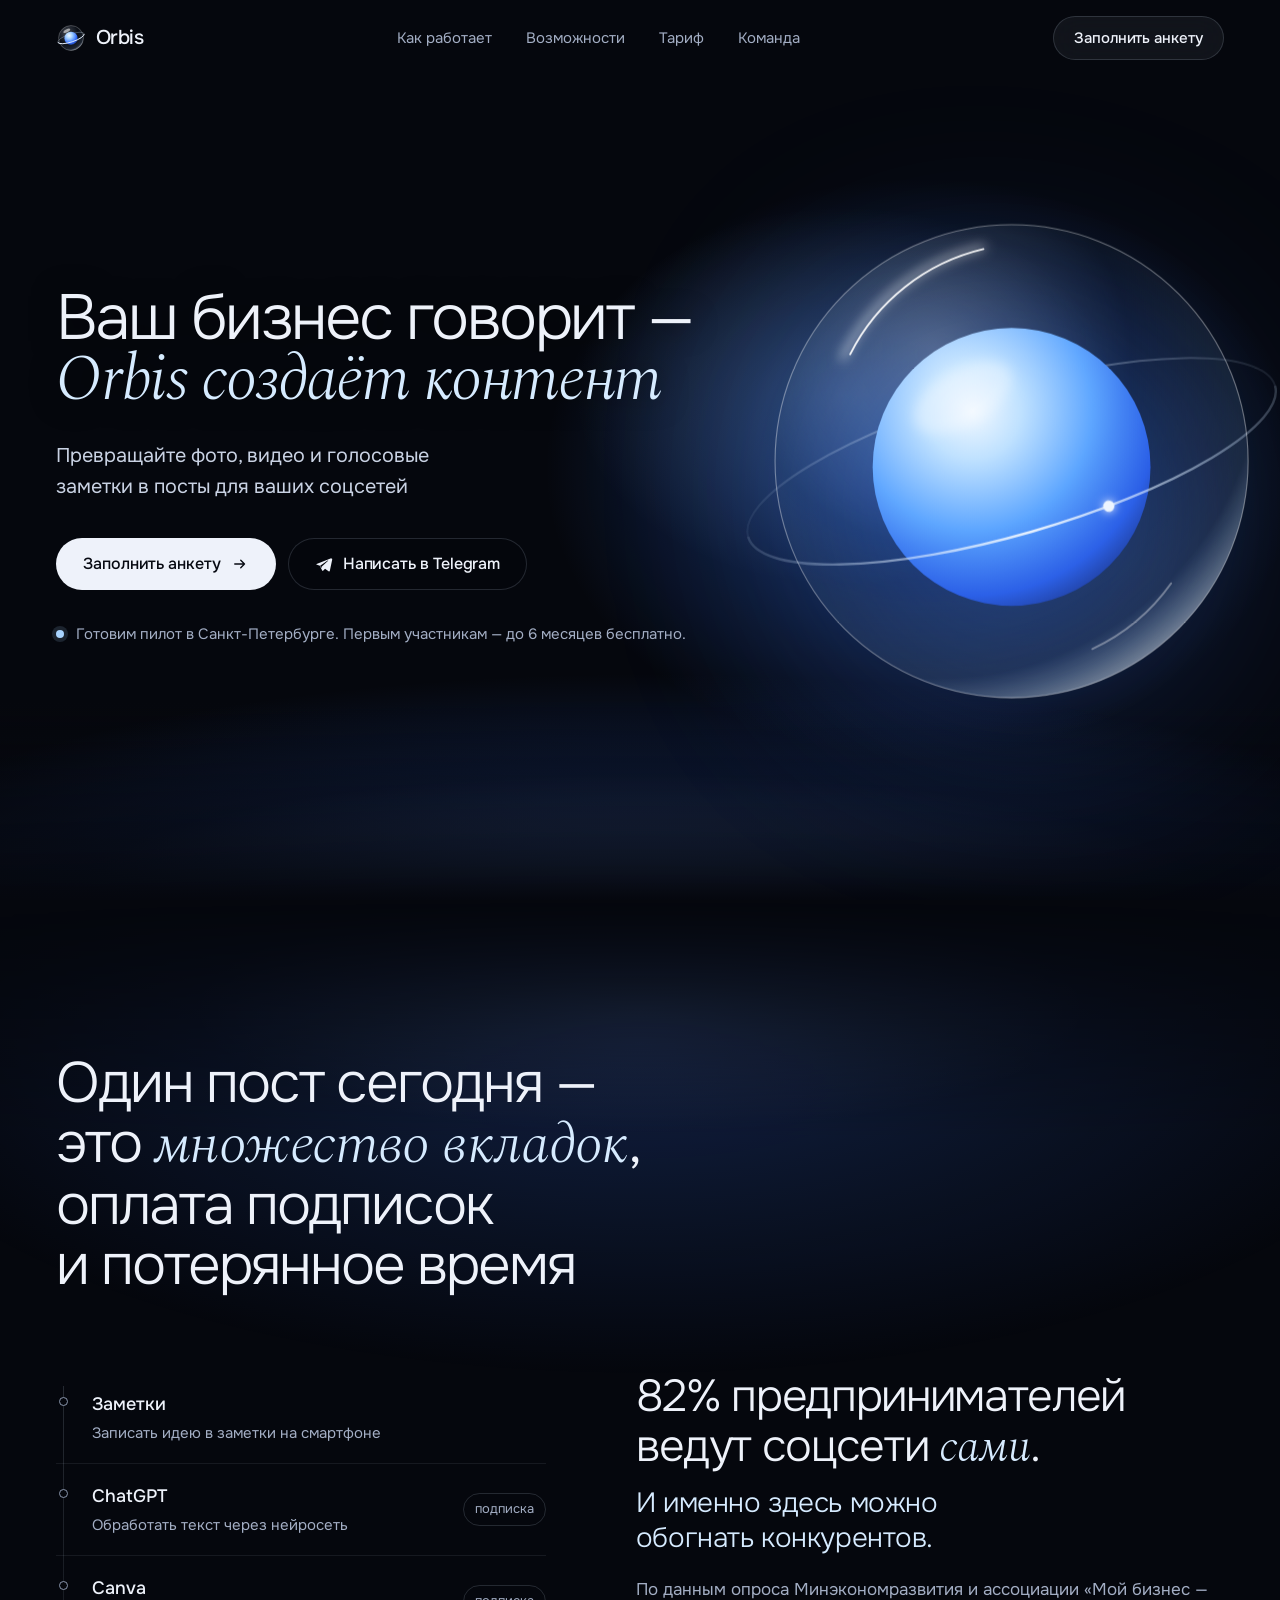
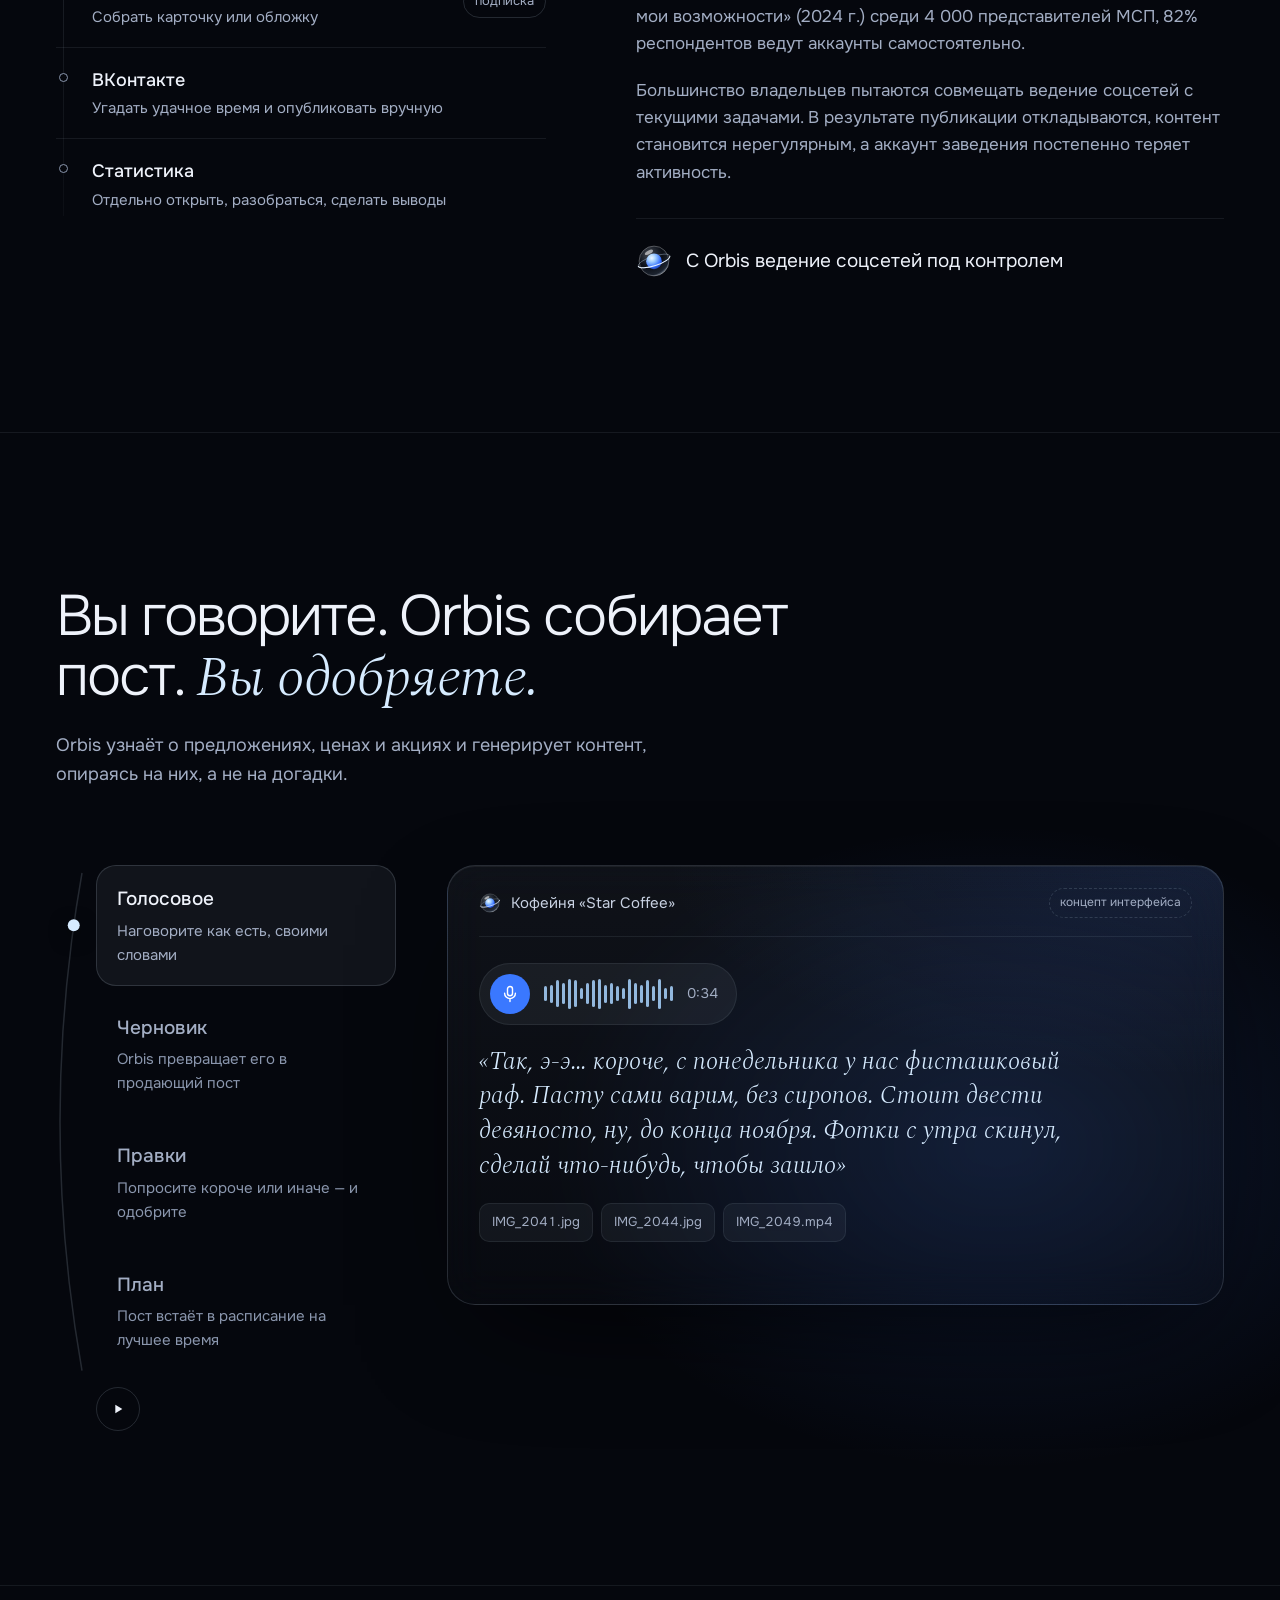
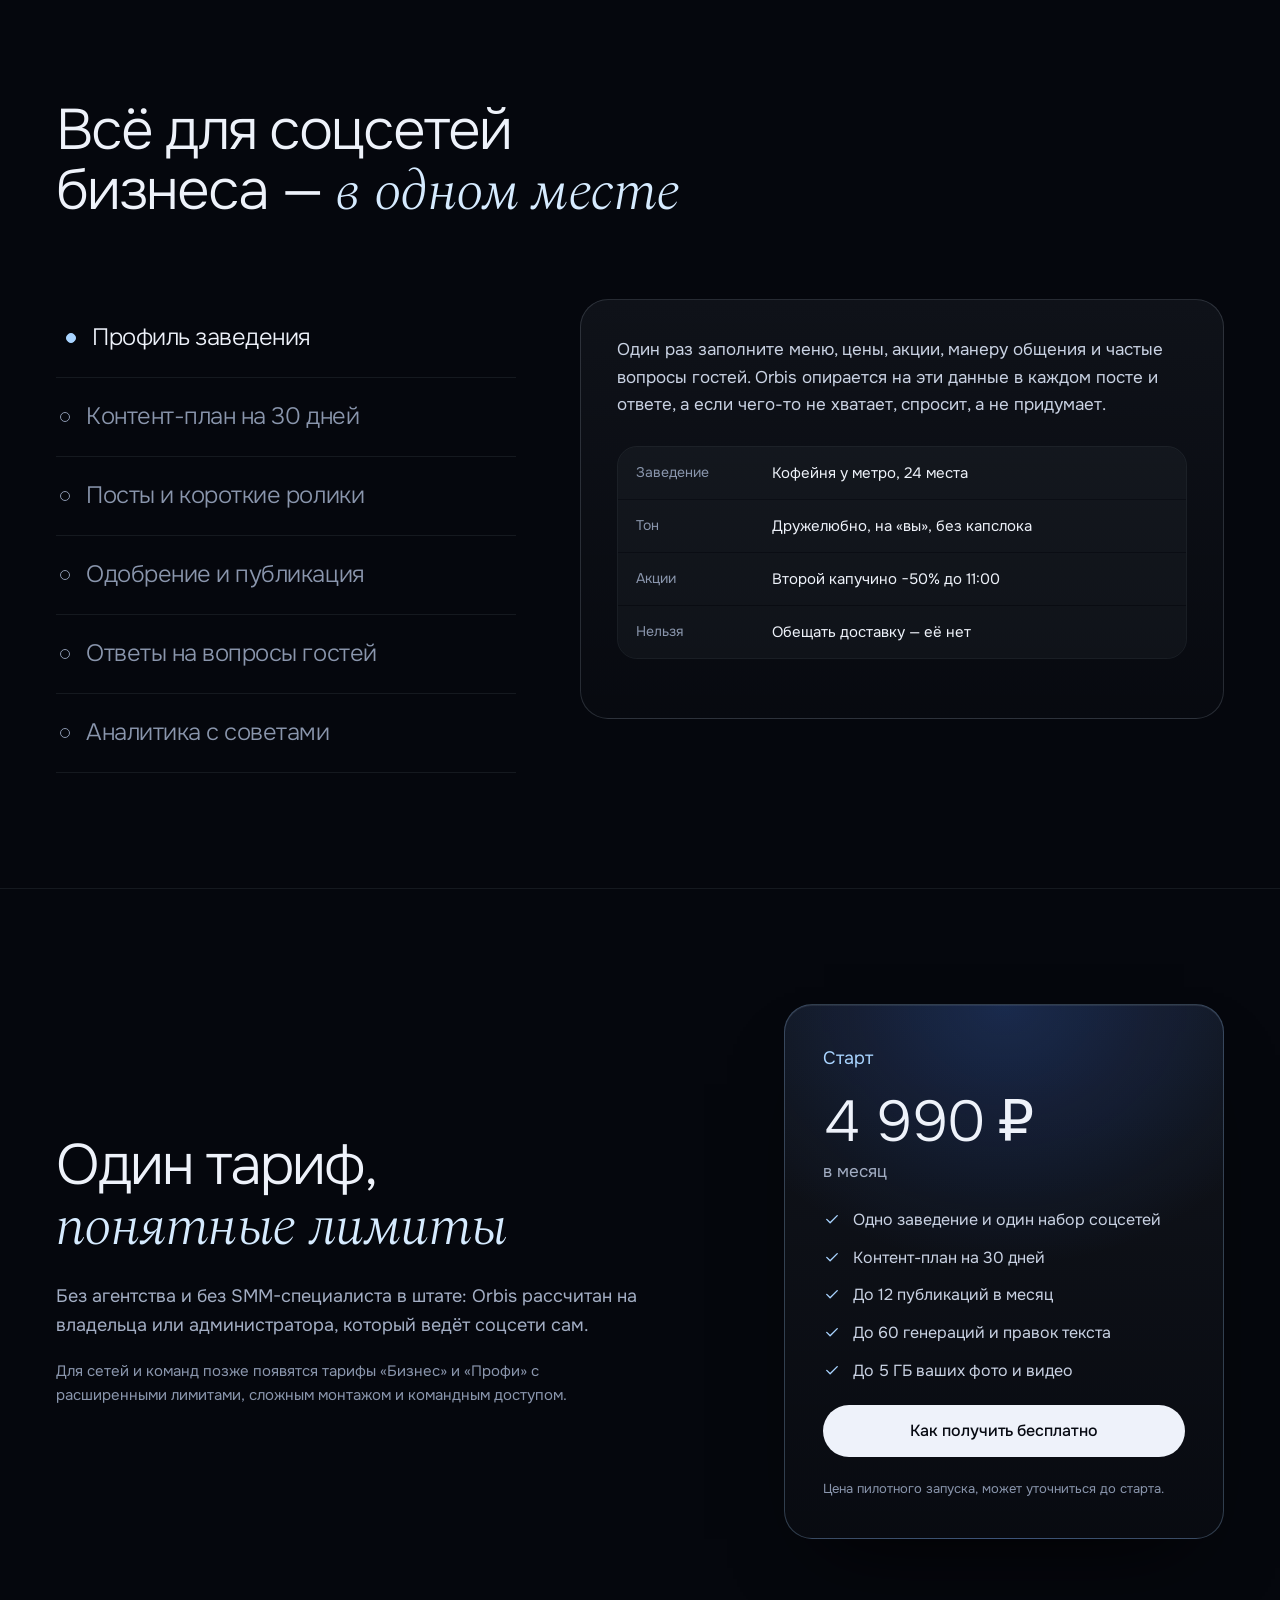
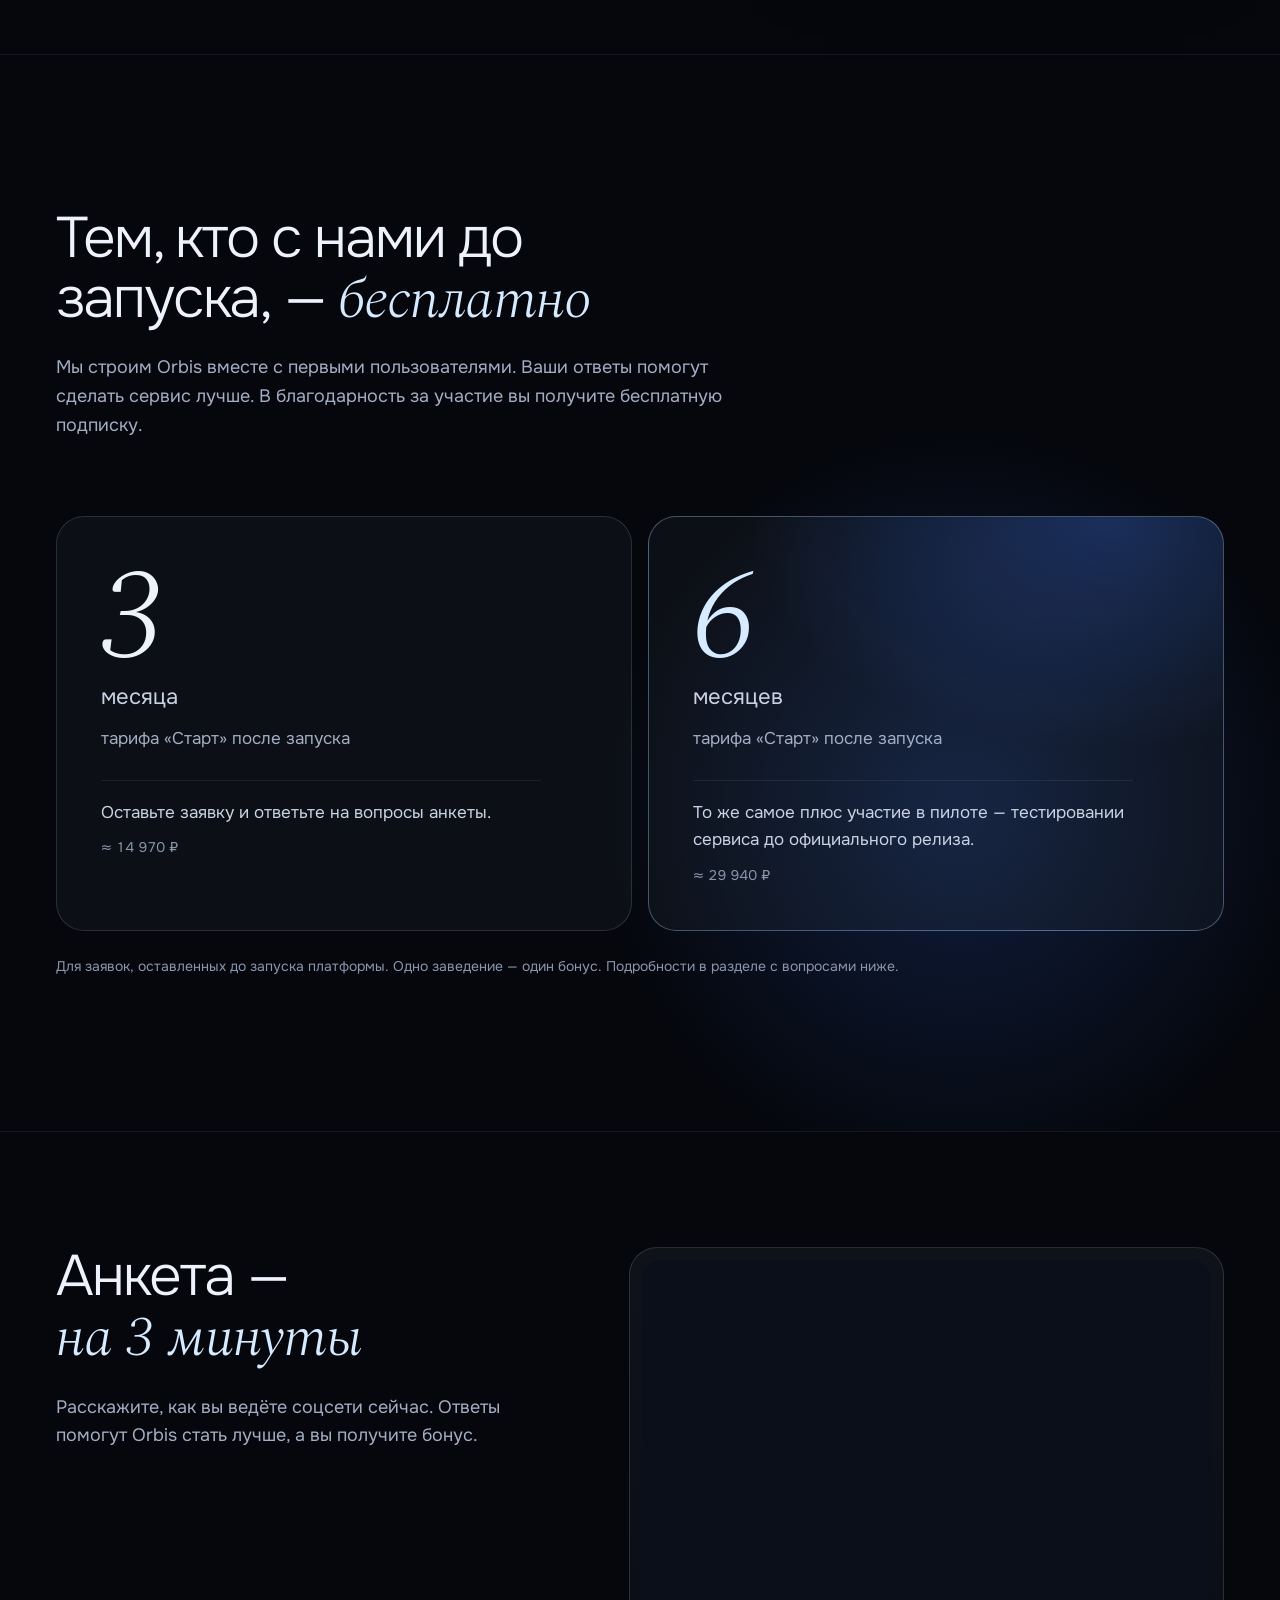
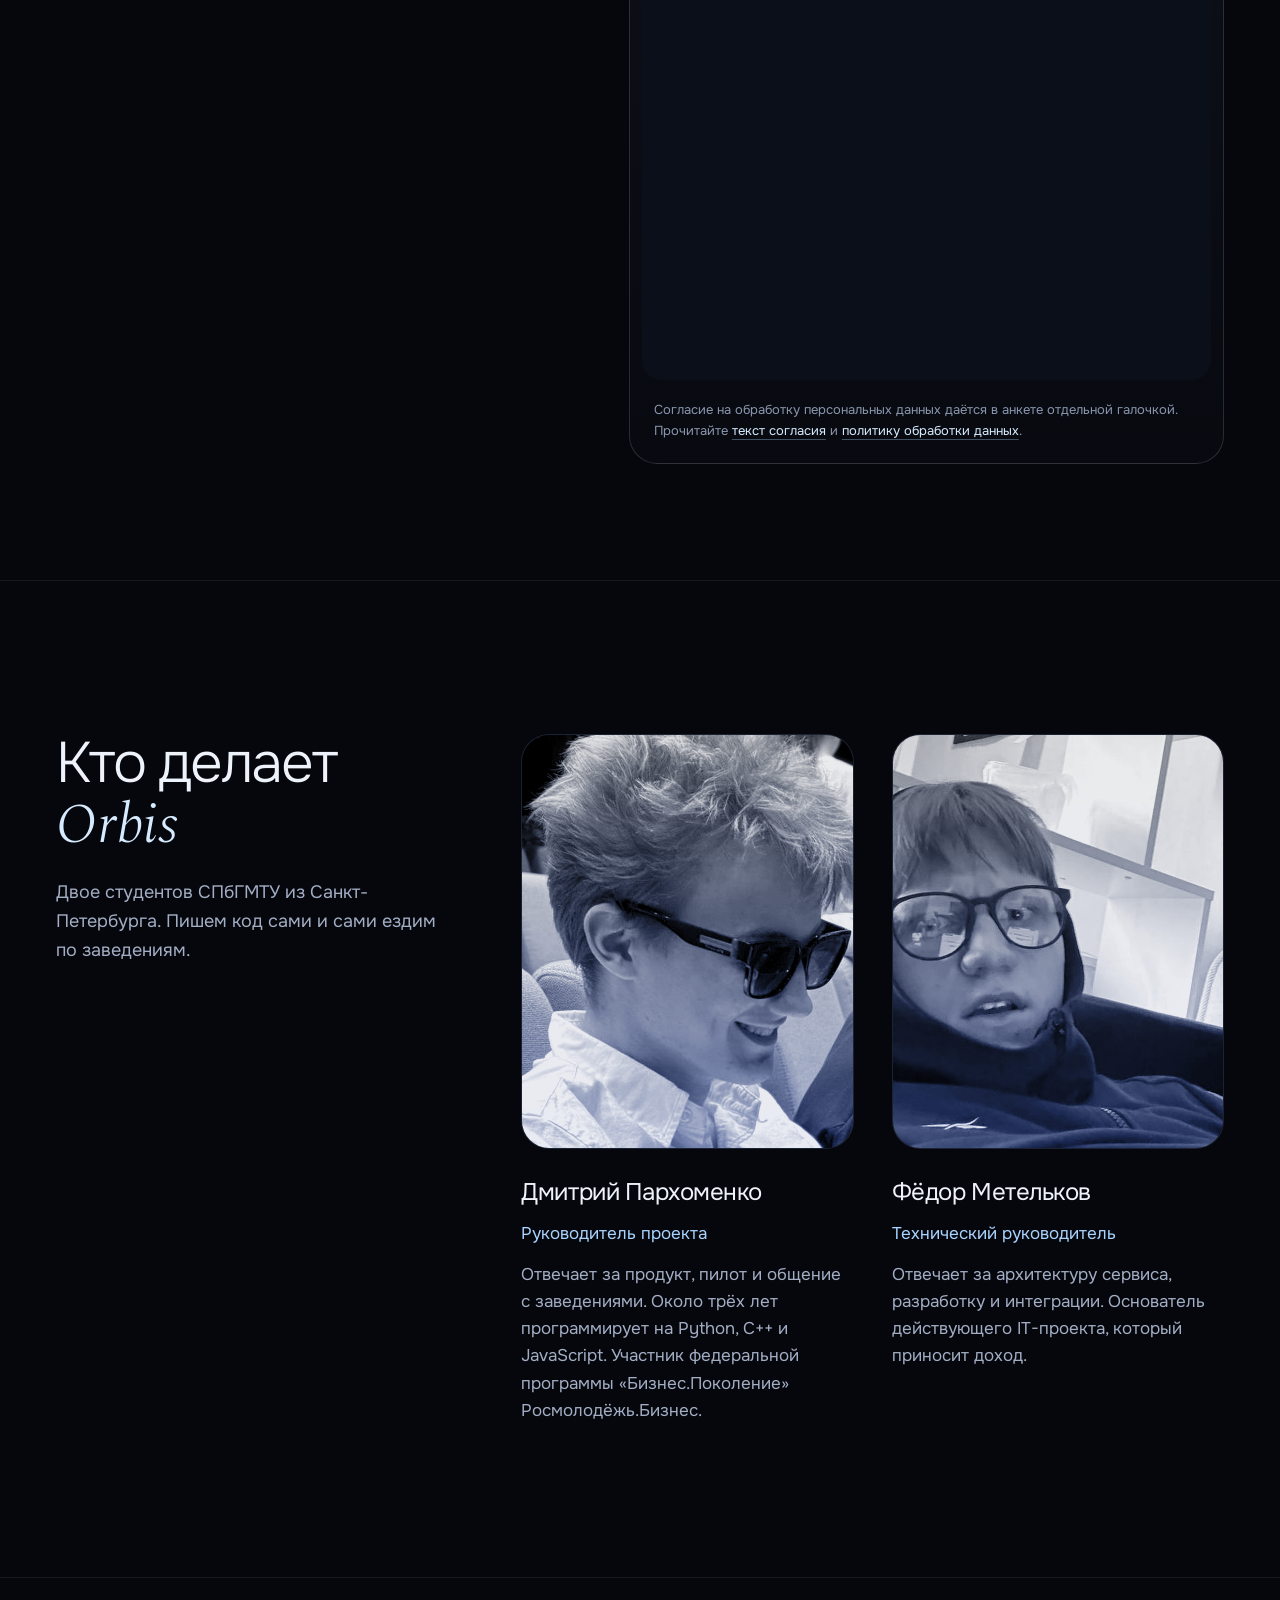
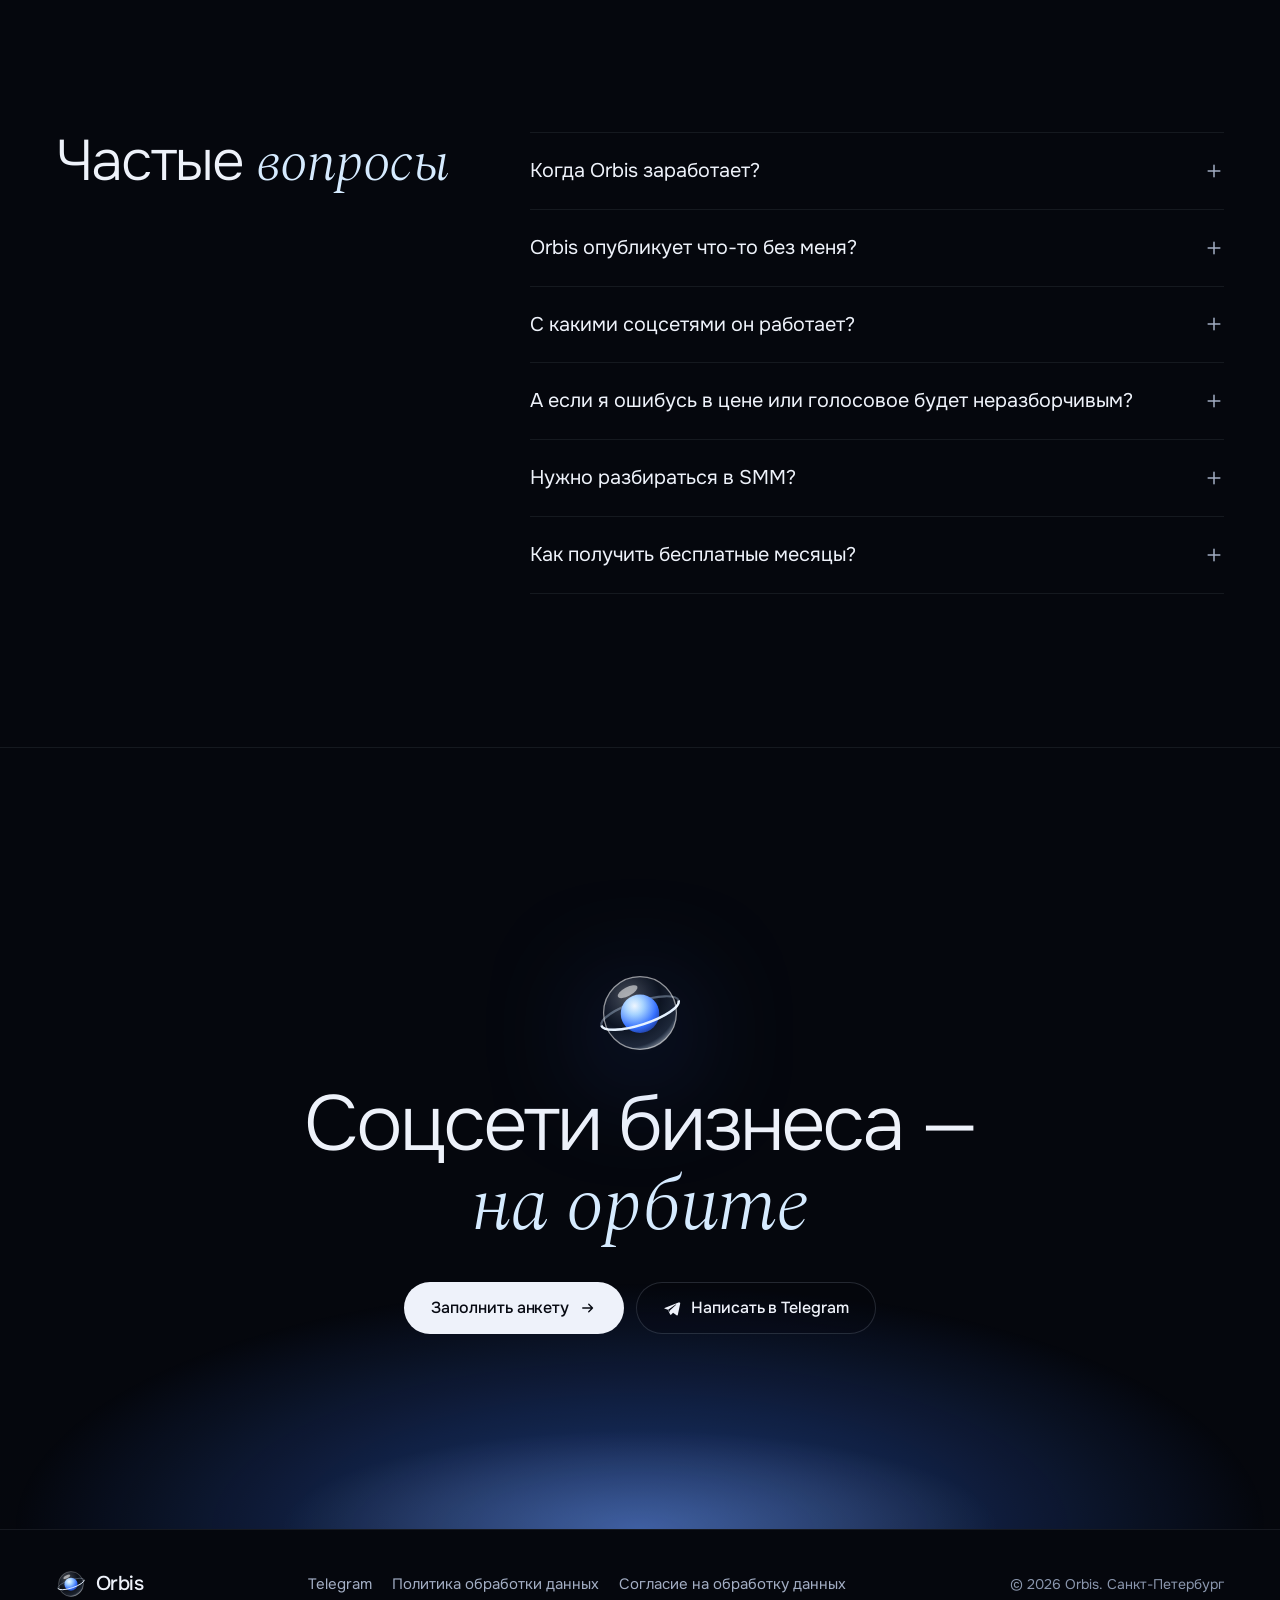
<file: index.html>
<!doctype html>
<html lang="ru">
<head>
  <meta charset="utf-8">
  <meta name="viewport" content="width=device-width, initial-scale=1">
  <title>Orbis — ваш бизнес говорит, Orbis создаёт контент</title>
  <meta name="description" content="Orbis — ИИ-сервис для малого бизнеса: посты и короткие ролики из ваших голосовых, фото и видео, контент-план на 30 дней и публикация только после вашего одобрения. Готовим пилот в Санкт-Петербурге.">
  <meta name="page-type" content="software">
  <meta name="site-kind" content="software">
  <meta name="theme-color" content="#05070d">
  <meta property="og:type" content="website">
  <meta property="og:title" content="Orbis — ваш бизнес говорит, Orbis создаёт контент">
  <meta property="og:description" content="Посты и ролики из ваших фото, видео и голосовых заметок, план на 30 дней, публикация после вашего «Одобрить». Первым участникам — до 6 месяцев бесплатно.">
  <meta property="og:locale" content="ru_RU">
  <link rel="icon" href="assets/img/logo.svg" type="image/svg+xml">
  <link rel="preload" href="assets/fonts/onest-normal-300-700-cyrillic.woff2" as="font" type="font/woff2" crossorigin>
  <link rel="stylesheet" href="assets/css/fonts.css">
  <link rel="stylesheet" href="assets/css/styles.css?v=10">
  <script>document.documentElement.classList.add('js')</script>
</head>
<body>
  <a class="skip" href="#main">Перейти к содержанию</a>

  <svg width="0" height="0" class="sr-defs" aria-hidden="true" focusable="false">
    <defs>
      <radialGradient id="mk-core" cx=".36" cy=".3" r=".75">
        <stop offset="0" stop-color="#f1f8ff"/><stop offset=".3" stop-color="#9fd0ff"/>
        <stop offset=".75" stop-color="#2f6bff"/><stop offset="1" stop-color="#1636a0"/>
      </radialGradient>
      <radialGradient id="mk-glass" cx=".34" cy=".28" r=".8">
        <stop offset="0" stop-color="#fff" stop-opacity=".28"/><stop offset=".55" stop-color="#a9cfff" stop-opacity=".04"/>
        <stop offset=".86" stop-color="#a9cfff" stop-opacity=".14"/><stop offset="1" stop-color="#fff" stop-opacity=".6"/>
      </radialGradient>
      <clipPath id="mk-front"><rect x="-10" y="32" width="84" height="40"/></clipPath>
      <symbol id="mark" viewBox="0 0 64 64">
        <g transform="rotate(-18 32 32)"><ellipse cx="32" cy="32" rx="29.5" ry="8.5" fill="none" stroke="#cfe6ff" stroke-opacity=".35" stroke-width="1.6"/></g>
        <circle cx="32" cy="32.5" r="14" fill="url(#mk-core)"/>
        <g transform="rotate(-18 32 32)"><ellipse cx="32" cy="32" rx="29.5" ry="8.5" fill="none" stroke="#eaf4ff" stroke-width="1.8" clip-path="url(#mk-front)"/></g>
        <circle cx="32" cy="32" r="26.5" fill="url(#mk-glass)" stroke="#fff" stroke-opacity=".55" stroke-width=".9"/>
        <ellipse cx="23" cy="16.5" rx="8" ry="3.2" transform="rotate(-28 23 16.5)" fill="#fff" fill-opacity=".55"/>
      </symbol>
      <symbol id="i-tg" viewBox="0 0 24 24"><path fill="currentColor" d="M21.5 4.3 2.9 11.5c-1.3.5-1.3 1.2-.2 1.6l4.8 1.5 1.8 5.6c.2.6.4.8.9.8.4 0 .6-.2.9-.5l2.3-2.2 4.7 3.5c.9.5 1.5.2 1.7-.8l3.1-14.6c.3-1.3-.5-1.9-1.4-1.5Zm-4 3.4-8.7 7.9-.3 3.6-1.6-5 10-6.9c.5-.3.9 0 .6.4Z"/></symbol>
      <symbol id="i-arrow" viewBox="0 0 24 24"><path d="M5 12h13m-5-5 5 5-5 5" fill="none" stroke="currentColor" stroke-width="1.8" stroke-linecap="round" stroke-linejoin="round"/></symbol>
      <symbol id="i-check" viewBox="0 0 24 24"><path d="m5 12.5 4.5 4.5L19 7.5" fill="none" stroke="currentColor" stroke-width="1.8" stroke-linecap="round" stroke-linejoin="round"/></symbol>
      <symbol id="i-mic" viewBox="0 0 24 24"><g fill="none" stroke="currentColor" stroke-width="1.7" stroke-linecap="round"><rect x="9" y="3" width="6" height="11" rx="3"/><path d="M5.5 11a6.5 6.5 0 0 0 13 0M12 17.5V21"/></g></symbol>
      <symbol id="i-play" viewBox="0 0 24 24"><path fill="currentColor" d="M8 5.5v13l10.5-6.5z"/></symbol>
      <symbol id="i-pause" viewBox="0 0 24 24"><path fill="currentColor" d="M7 5h3.5v14H7zm6.5 0H17v14h-3.5z"/></symbol>
      <symbol id="i-plus" viewBox="0 0 24 24"><path d="M12 5v14M5 12h14" fill="none" stroke="currentColor" stroke-width="1.8" stroke-linecap="round"/></symbol>
    </defs>
  </svg>

  <header class="nav" id="top">
    <div class="wrap nav__in">
      <a class="brand" href="#top" aria-label="Orbis — на главную">
        <svg class="brand__mark" aria-hidden="true"><use href="#mark"/></svg>
        <span class="brand__word">Orbis</span>
      </a>
      <nav class="nav__links" aria-label="Разделы">
        <a href="#how">Как работает</a>
        <a href="#features">Возможности</a>
        <a href="#price">Тариф</a>
        <a href="#team">Команда</a>
      </nav>
      <a class="btn btn--glass btn--sm" href="#apply">Заполнить анкету</a>
    </div>
  </header>

  <main id="main">

    <!-- 1. Первый экран -->
    <section class="hero" aria-labelledby="hero-title">
      <div class="hero__glow" aria-hidden="true"></div>
      <div class="hero__orb" aria-hidden="true">
        <svg viewBox="0 0 600 600" class="orb">
          <defs>
            <radialGradient id="o-core" cx=".36" cy=".3" r=".78">
              <stop offset="0" stop-color="#f4faff"/><stop offset=".22" stop-color="#bfe2ff"/>
              <stop offset=".55" stop-color="#5aa4ff"/><stop offset=".85" stop-color="#2459e6"/><stop offset="1" stop-color="#132f8f"/>
            </radialGradient>
            <radialGradient id="o-glass" cx=".34" cy=".27" r=".82">
              <stop offset="0" stop-color="#fff" stop-opacity=".22"/><stop offset=".5" stop-color="#9cc8ff" stop-opacity=".03"/>
              <stop offset=".84" stop-color="#9cc8ff" stop-opacity=".12"/><stop offset=".97" stop-color="#e6f2ff" stop-opacity=".55"/><stop offset="1" stop-color="#fff" stop-opacity=".9"/>
            </radialGradient>
            <linearGradient id="o-ring" x1="0" x2="1">
              <stop offset="0" stop-color="#cfe6ff" stop-opacity=".15"/><stop offset=".5" stop-color="#f2f8ff" stop-opacity=".95"/><stop offset="1" stop-color="#cfe6ff" stop-opacity=".2"/>
            </linearGradient>
            <filter id="o-soft" x="-50%" y="-50%" width="200%" height="200%"><feGaussianBlur stdDeviation="6"/></filter>
            <filter id="o-bloom" x="-100%" y="-100%" width="300%" height="300%"><feGaussianBlur stdDeviation="5" result="b"/><feMerge><feMergeNode in="b"/><feMergeNode in="SourceGraphic"/></feMerge></filter>
            <clipPath id="o-front"><rect x="-200" y="300" width="1000" height="400"/></clipPath>
            <clipPath id="o-back"><rect x="-200" y="-100" width="1000" height="400"/></clipPath>
          </defs>
          <g transform="rotate(-16 300 300)">
            <ellipse cx="300" cy="300" rx="292" ry="78" fill="none" stroke="url(#o-ring)" stroke-width="2.2" clip-path="url(#o-back)" opacity=".45"/>
          </g>
          <circle cx="300" cy="306" r="148" fill="url(#o-core)"/>
          <ellipse cx="248" cy="232" rx="58" ry="30" transform="rotate(-30 248 232)" fill="#fff" opacity=".35" filter="url(#o-soft)"/>
          <g transform="rotate(-16 300 300)">
            <ellipse cx="300" cy="300" rx="292" ry="78" fill="none" stroke="url(#o-ring)" stroke-width="2.6" clip-path="url(#o-front)"/>
            <circle r="6" fill="#f2f8ff" filter="url(#o-bloom)" class="orb__sat">
              <animateMotion dur="9s" repeatCount="indefinite" path="M8,300 a292,78 0 1,0 584,0 a292,78 0 1,0 -584,0"/>
            </circle>
          </g>
          <circle cx="300" cy="300" r="252" fill="url(#o-glass)" stroke="#fff" stroke-opacity=".38" stroke-width="1.2"/>
          <path d="M120 190a220 220 0 0 1 150-118" fill="none" stroke="#fff" stroke-opacity=".7" stroke-width="5" stroke-linecap="round" filter="url(#o-soft)"/>
          <path d="M128 186a214 214 0 0 1 142-112" fill="none" stroke="#fff" stroke-opacity=".9" stroke-width="2" stroke-linecap="round"/>
          <path d="M470 430a214 214 0 0 1-84 70" fill="none" stroke="#fff" stroke-opacity=".35" stroke-width="2" stroke-linecap="round"/>
        </svg>
      </div>

      <div class="wrap hero__in">
        <h1 id="hero-title" class="hero__title" data-enter><span class="l">Ваш бизнес говорит&nbsp;—</span> <em>Orbis создаёт контент</em></h1>
        <p class="hero__lead" data-enter>Превращайте фото, видео и голосовые заметки в&nbsp;посты для ваших соцсетей</p>
        <div class="hero__actions" data-enter>
          <a class="btn btn--light" href="#apply">Заполнить анкету <svg aria-hidden="true"><use href="#i-arrow"/></svg></a>
          <a class="btn btn--ghost" href="https://t.me/duttcheo" target="_blank" rel="noopener"><svg aria-hidden="true"><use href="#i-tg"/></svg> Написать в Telegram</a>
        </div>
        <p class="hero__fact" data-enter><span class="dot" aria-hidden="true"></span>Готовим пилот в Санкт-Петербурге. Первым участникам — до&nbsp;6&nbsp;месяцев бесплатно.</p>
      </div>
    </section>

    <!-- 2. Проблема -->
    <section class="sec problem" id="problem" aria-labelledby="problem-title">
      <div class="wrap">
        <h2 id="problem-title" class="h2">Один пост сегодня&nbsp;— это <em>множество вкладок</em>, оплата подписок и&nbsp;потерянное время</h2>
        <div class="problem__grid">
          <ol class="chain" aria-label="Как пост делается сейчас">
            <li><span class="chain__n">Заметки</span><span class="chain__t">Записать идею в заметки на смартфоне</span></li>
            <li><span class="chain__n">ChatGPT</span><span class="chain__t">Обработать текст через нейросеть</span><span class="tag">подписка</span></li>
            <li><span class="chain__n">Canva</span><span class="chain__t">Собрать карточку или обложку</span><span class="tag">подписка</span></li>
            <li><span class="chain__n">ВКонтакте</span><span class="chain__t">Угадать удачное время и опубликовать вручную</span></li>
            <li><span class="chain__n">Статистика</span><span class="chain__t">Отдельно открыть, разобраться, сделать выводы</span></li>
          </ol>
          <div class="problem__text">
            <p class="big">82% предпринимателей ведут соцсети <em>сами</em>. <span class="big__sub">И&nbsp;именно здесь можно обогнать конкурентов.</span></p>
            <p>По данным опроса Минэкономразвития и ассоциации «Мой бизнес&nbsp;— мои возможности» (2024&nbsp;г.) среди 4&nbsp;000 представителей МСП, 82% респондентов ведут аккаунты самостоятельно.</p>
            <p>Большинство владельцев пытаются совмещать ведение соцсетей с текущими задачами. В результате публикации откладываются, контент становится нерегулярным, а аккаунт заведения постепенно теряет активность.</p>
            <p class="problem__fix"><svg class="problem__mark" aria-hidden="true"><use href="#mark"/></svg> С Orbis ведение соцсетей под контролем</p>
          </div>
        </div>
      </div>
    </section>

    <!-- 3. Как работает -->
    <section class="sec how" id="how" aria-labelledby="how-title">
      <div class="how__glow" aria-hidden="true"></div>
      <div class="wrap">
        <div class="sec__head">
          <h2 id="how-title" class="h2">Вы говорите. Orbis собирает пост. <em>Вы одобряете.</em></h2>
          <p class="sec__lead">Orbis узнаёт о предложениях, ценах и акциях и генерирует контент, опираясь на них, а не на догадки.</p>
        </div>

        <div class="demo" data-demo>
          <div class="demo__steps" role="tablist" aria-label="Шаги работы с Orbis">
            <div class="demo__orbit" aria-hidden="true"><svg viewBox="0 0 28 100" preserveAspectRatio="none"><path d="M26 0 Q -18 50 26 100" vector-effect="non-scaling-stroke"/></svg><i class="demo__light"></i></div>
            <button class="demo__step" role="tab" id="st-1" aria-controls="pn-1" aria-selected="true"><span class="demo__n" aria-hidden="true">1</span><span class="demo__k">Голосовое</span><span class="demo__d">Наговорите как есть, своими словами</span></button>
            <button class="demo__step" role="tab" id="st-2" aria-controls="pn-2" aria-selected="false" tabindex="-1"><span class="demo__n" aria-hidden="true">2</span><span class="demo__k">Черновик</span><span class="demo__d">Orbis превращает его в продающий пост</span></button>
            <button class="demo__step" role="tab" id="st-3" aria-controls="pn-3" aria-selected="false" tabindex="-1"><span class="demo__n" aria-hidden="true">3</span><span class="demo__k">Правки</span><span class="demo__d">Попросите короче или иначе&nbsp;— и одобрите</span></button>
            <button class="demo__step" role="tab" id="st-4" aria-controls="pn-4" aria-selected="false" tabindex="-1"><span class="demo__n" aria-hidden="true">4</span><span class="demo__k">План</span><span class="demo__d">Пост встаёт в расписание на лучшее время</span></button>
            <p class="demo__cap" aria-hidden="true" data-demo-cap></p>
            <button class="demo__toggle" type="button" data-demo-toggle aria-label="Остановить показ"><svg class="ic-pause" aria-hidden="true"><use href="#i-pause"/></svg><svg class="ic-play" aria-hidden="true"><use href="#i-play"/></svg></button>
          </div>

          <div class="app" aria-live="polite">
            <div class="app__bar"><svg class="app__mark" aria-hidden="true"><use href="#mark"/></svg><span>Кофейня «Star Coffee»</span><span class="app__label">концепт интерфейса</span></div>

            <div class="pane" role="tabpanel" id="pn-1" aria-labelledby="st-1">
              <div class="voice">
                <span class="voice__ic"><svg aria-hidden="true"><use href="#i-mic"/></svg></span>
                <span class="wave" aria-hidden="true"><i></i><i></i><i></i><i></i><i></i><i></i><i></i><i></i><i></i><i></i><i></i><i></i><i></i><i></i><i></i><i></i><i></i><i></i><i></i><i></i><i></i><i></i></span>
                <span class="voice__t">0:34</span>
              </div>
              <p class="quote">«Так, э-э… короче, с понедельника у нас фисташковый раф. Пасту сами варим, без сиропов. Стоит двести девяносто, ну, до конца ноября. Фотки с утра скинул, сделай что-нибудь, чтобы зашло»</p>
              <div class="files"><span class="file">IMG_2041.jpg</span><span class="file">IMG_2044.jpg</span><span class="file">IMG_2049.mp4</span></div>
            </div>

            <div class="pane" role="tabpanel" id="pn-2" aria-labelledby="st-2" hidden>
              <article class="post">
                <p class="post__h">Новинка ноября: фисташковый раф</p>
                <p>Нежный эспрессо, сливки и фисташковая паста, которую мы варим сами&nbsp;— ни&nbsp;капли сиропа. Вкус жареного ореха, бархатная текстура и&nbsp;лёгкая солёная нотка в&nbsp;послевкусии.</p>
                <p>Только до 30 ноября&nbsp;— 290&nbsp;₽. Заходите с&nbsp;8:00 и&nbsp;станьте одним из&nbsp;первых, кто его попробует.</p>
                <p class="post__tags">#starcoffee #кофевпитере #фисташковыйраф</p>
              </article>
              <div class="checks">
                <span class="chip chip--ok"><svg aria-hidden="true"><use href="#i-check"/></svg>Цена из профиля: 290 ₽</span>
                <span class="chip chip--ok"><svg aria-hidden="true"><use href="#i-check"/></svg>Акция до 30 ноября</span>
                <span class="chip chip--ok"><svg aria-hidden="true"><use href="#i-check"/></svg>Открыты с 8:00</span>
              </div>
            </div>

            <div class="pane" role="tabpanel" id="pn-3" aria-labelledby="st-3" hidden>
              <p class="ask"><span>Вы</span>Давай покороче, в два предложения</p>
              <article class="post post--short">
                <p class="post__h">Новинка ноября: фисташковый раф</p>
                <p>Сливки, эспрессо и наша фисташковая паста без сиропов&nbsp;— бархатный, с&nbsp;солёной ноткой. До 30 ноября всего 290&nbsp;₽, ждём с&nbsp;8:00.</p>
              </article>
              <div class="checks"><span class="chip chip--ok"><svg aria-hidden="true"><use href="#i-check"/></svg>Короче в 2 раза, цена и сроки сохранены</span></div>
              <div class="actions"><span class="btn btn--ghost btn--xs" aria-hidden="true">Ещё вариант</span><span class="btn btn--light btn--xs" aria-hidden="true"><svg><use href="#i-check"/></svg> Одобрить</span></div>
            </div>

            <div class="pane" role="tabpanel" id="pn-4" aria-labelledby="st-4" hidden>
              <div class="week">
                <div class="week__d"><b>Пн</b><span class="slot">Новое меню</span></div>
                <div class="week__d"><b>Вт</b></div>
                <div class="week__d week__d--on"><b>Ср</b><span class="slot slot--new">9:30<span>Фисташковый раф</span><small>ВКонтакте · одобрено</small></span></div>
                <div class="week__d"><b>Чт</b></div>
                <div class="week__d"><b>Пт</b><span class="slot">Ролик о бариста</span></div>
                <div class="week__d"><b>Сб</b></div>
                <div class="week__d"><b>Вс</b><span class="slot">Отзыв гостя</span></div>
              </div>
              <p class="note">Orbis выбрал среду, 9:30: в это время ваши подписчики активнее всего. Через неделю покажет, как сработал пост.</p>
            </div>
            <button class="demo__next" type="button" data-demo-next>Дальше: Черновик</button>
          </div>
        </div>
      </div>
    </section>

    <!-- 4. Что умеет -->
    <section class="sec features" id="features" aria-labelledby="features-title">
      <div class="wrap">
        <div class="sec__head">
          <h2 id="features-title" class="h2">Всё для соцсетей бизнеса&nbsp;— <em>в&nbsp;одном месте</em></h2>
        </div>
        <div class="mods" data-mods>
          <div class="mods__list" role="tablist" aria-label="Возможности Orbis">
            <button role="tab" id="mt-1" aria-controls="mp-1" aria-selected="true">Профиль заведения</button>
            <button role="tab" id="mt-2" aria-controls="mp-2" aria-selected="false" tabindex="-1">Контент-план на 30 дней</button>
            <button role="tab" id="mt-3" aria-controls="mp-3" aria-selected="false" tabindex="-1">Посты и короткие ролики</button>
            <button role="tab" id="mt-4" aria-controls="mp-4" aria-selected="false" tabindex="-1">Одобрение и публикация</button>
            <button role="tab" id="mt-5" aria-controls="mp-5" aria-selected="false" tabindex="-1">Ответы на вопросы гостей</button>
            <button role="tab" id="mt-6" aria-controls="mp-6" aria-selected="false" tabindex="-1">Аналитика с советами</button>
          </div>

          <div class="mods__panels">
            <div class="mod" role="tabpanel" id="mp-1" aria-labelledby="mt-1">
              <p class="mod__t">Один раз заполните меню, цены, акции, манеру общения и частые вопросы гостей. Orbis опирается на эти данные в каждом посте и ответе, а если чего-то не хватает, спросит, а не придумает.</p>
              <dl class="profile">
                <div><dt>Заведение</dt><dd>Кофейня у метро, 24 места</dd></div>
                <div><dt>Тон</dt><dd>Дружелюбно, на «вы», без капслока</dd></div>
                <div><dt>Акции</dt><dd>Второй капучино −50% до 11:00</dd></div>
                <div><dt>Нельзя</dt><dd>Обещать доставку — её нет</dd></div>
              </dl>
            </div>
            <div class="mod" role="tabpanel" id="mp-2" aria-labelledby="mt-2" hidden>
              <p class="mod__t">Темы, форматы и цели на месяц вперёд: новинки, атмосфера, отзывы, ответы на частые вопросы. Любую тему можно заменить или убрать.</p>
              <div class="cal" aria-hidden="true">
                <span></span><span class="c-post"></span><span></span><span class="c-reel"></span><span></span><span class="c-post"></span><span></span>
                <span></span><span class="c-story"></span><span></span><span class="c-post"></span><span></span><span class="c-reel"></span><span></span>
                <span class="c-post"></span><span></span><span></span><span class="c-reel"></span><span></span><span class="c-post"></span><span></span>
                <span></span><span class="c-post"></span><span></span><span class="c-story"></span><span></span><span class="c-reel"></span><span></span>
                <span class="c-post"></span><span></span>
              </div>
              <p class="legend"><span class="lg lg-post">пост</span><span class="lg lg-reel">ролик</span><span class="lg lg-story">отзыв</span></p>
            </div>
            <div class="mod" role="tabpanel" id="mp-3" aria-labelledby="mt-3" hidden>
              <p class="mod__t">Тексты, заголовки, обложки и сценарии. Короткий ролик Orbis соберёт из ваших же фото и видео: выберет кадры, добавит субтитры, музыку из лицензионной библиотеки и финальный экран.</p>
              <div class="reel" aria-hidden="true">
                <div class="reel__frame"><span class="reel__sub">Новинка ноября: фисташковый раф</span><span class="reel__bar"><i></i></span></div>
                <div class="reel__tpl"><span class="chip chip--on">Новинка</span><span class="chip">Акция</span><span class="chip">Отзыв гостя</span></div>
              </div>
            </div>
            <div class="mod" role="tabpanel" id="mp-4" aria-labelledby="mt-4" hidden>
              <p class="mod__t">Ничего не уходит в соцсети без вашего «Одобрить». Вы видите текст, обложку, дату и время и решаете сами.</p>
              <div class="approve" aria-hidden="true">
                <div class="approve__row"><span>Ср, 9:30</span><span>Фисташковый раф</span><span class="chip chip--ok">одобрено</span></div>
                <div class="approve__row"><span>Пт, 18:00</span><span>Ролик: утро бариста</span><span class="chip chip--wait">ждёт вас</span></div>
                <div class="approve__row"><span>Вс, 12:00</span><span>Отзыв гостя</span><span class="chip">черновик</span></div>
              </div>
            </div>
            <div class="mod" role="tabpanel" id="mp-5" aria-labelledby="mt-5" hidden>
              <p class="mod__t">Orbis разбирает сообщения гостей и готовит черновики ответов на типовые вопросы. Отправляете вы. Сложные и деликатные обращения сервис отметит и оставит вам.</p>
              <div class="dm" aria-hidden="true">
                <p class="dm__in">Добрый вечер! Вы до скольки сегодня?</p>
                <p class="dm__out">Добрый вечер! Сегодня работаем до 22:00, ждём вас.<span>черновик · отправите сами</span></p>
              </div>
            </div>
            <div class="mod" role="tabpanel" id="mp-6" aria-labelledby="mt-6" hidden>
              <p class="mod__t">Показатели подключённых аккаунтов в одном отчёте: какие темы и форматы сработали лучше и что стоит усилить в следующем месяце.</p>
              <div class="bars" aria-hidden="true">
                <div><span>Ролики</span><i style="--v:.86"></i></div>
                <div><span>Новинки меню</span><i style="--v:.68"></i></div>
                <div><span>Отзывы гостей</span><i style="--v:.52"></i></div>
                <div><span>Акции</span><i style="--v:.34"></i></div>
              </div>
              <p class="note">Пример отчёта: данные условные.</p>
            </div>
          </div>
        </div>
      </div>
    </section>

    <!-- 5. Тариф -->
    <section class="sec price" id="price" aria-labelledby="price-title">
      <div class="wrap price__grid">
        <div>
          <h2 id="price-title" class="h2">Один тариф, <em>понятные лимиты</em></h2>
          <p class="sec__lead">Без агентства и без SMM-специалиста в штате: Orbis рассчитан на владельца или администратора, который ведёт соцсети сам.</p>
          <p class="price__more">Для сетей и команд позже появятся тарифы «Бизнес» и «Профи» с расширенными лимитами, сложным монтажом и командным доступом.</p>
        </div>
        <div class="plan">
          <p class="plan__name">Старт</p>
          <p class="plan__sum"><span>4 990 ₽</span> в месяц</p>
          <ul class="plan__list">
            <li><svg aria-hidden="true"><use href="#i-check"/></svg>Одно заведение и один набор соцсетей</li>
            <li><svg aria-hidden="true"><use href="#i-check"/></svg>Контент-план на 30 дней</li>
            <li><svg aria-hidden="true"><use href="#i-check"/></svg>До 12 публикаций в месяц</li>
            <li><svg aria-hidden="true"><use href="#i-check"/></svg>До 60 генераций и правок текста</li>
            <li><svg aria-hidden="true"><use href="#i-check"/></svg>До 5 ГБ ваших фото и видео</li>
          </ul>
          <a class="btn btn--light btn--block" href="#bonus">Как получить бесплатно</a>
          <p class="plan__fine">Цена пилотного запуска, может уточниться до старта.</p>
        </div>
      </div>
    </section>

    <!-- 6. Бонус -->
    <section class="sec bonus" id="bonus" aria-labelledby="bonus-title">
      <div class="bonus__glow" aria-hidden="true"></div>
      <div class="wrap">
        <div class="sec__head">
          <h2 id="bonus-title" class="h2">Тем, кто с нами до запуска,&nbsp;— <em>бесплатно</em></h2>
          <p class="sec__lead">Мы строим Orbis вместе с первыми пользователями. Ваши ответы помогут сделать сервис лучше. В благодарность за участие вы получите бесплатную подписку.</p>
        </div>
        <div class="tiers">
          <div class="tier">
            <p class="tier__m"><span>3</span> месяца</p>
            <p class="tier__w">тарифа «Старт» после запуска</p>
            <p class="tier__how">Оставьте заявку и ответьте на вопросы анкеты.</p>
            <p class="tier__v">≈ 14 970 ₽</p>
          </div>
          <div class="tier tier--top">
            <p class="tier__m"><span>6</span> месяцев</p>
            <p class="tier__w">тарифа «Старт» после запуска</p>
            <p class="tier__how">То же самое плюс участие в пилоте&nbsp;— тестировании сервиса до официального релиза.</p>
            <p class="tier__v">≈ 29 940 ₽</p>
          </div>
        </div>
        <p class="bonus__fine">Для заявок, оставленных до запуска платформы. Одно заведение — один бонус. Подробности в разделе с вопросами ниже.</p>
      </div>
    </section>

    <!-- 7. Анкета -->
    <section class="sec apply" id="apply" aria-labelledby="apply-title">
      <div class="wrap apply__grid">
        <div class="apply__text">
          <h2 id="apply-title" class="h2">Анкета&nbsp;— <em>на&nbsp;3&nbsp;минуты</em></h2>
          <p class="sec__lead">Расскажите, как вы ведёте соцсети сейчас. Ответы помогут Orbis стать лучше, а вы получите бонус.</p>
        </div>
        <div class="formbox" data-form>
          <div class="formbox__empty" data-form-empty>
            <svg class="formbox__mark" aria-hidden="true"><use href="#mark"/></svg>
            <p class="formbox__h">Анкета появится здесь совсем скоро</p>
            <p>А пока напишите нам в Telegram: ответим лично и запишем вас в первые участники.</p>
            <a class="btn btn--light" href="https://t.me/duttcheo" target="_blank" rel="noopener"><svg aria-hidden="true"><use href="#i-tg"/></svg> Написать @duttcheo</a>
          </div>
          <p class="formbox__legal" data-form-legal hidden>Согласие на обработку персональных данных даётся в анкете отдельной галочкой. Прочитайте <a href="consent.html">текст согласия</a> и <a href="privacy.html">политику обработки данных</a>.</p>
        </div>
      </div>
    </section>

    <!-- 8. Команда -->
    <section class="sec team" id="team" aria-labelledby="team-title">
      <div class="wrap">
        <div class="sec__head">
          <h2 id="team-title" class="h2">Кто делает <em>Orbis</em></h2>
          <p class="sec__lead">Двое студентов СПбГМТУ из Санкт-Петербурга. Пишем код сами и сами ездим по заведениям.</p>
        </div>
        <div class="people">
          <article class="person">
            <div class="person__ph"><img src="assets/img/team-dmitry.jpg?v=3" width="640" height="800" alt="Дмитрий Пархоменко" loading="lazy"></div>
            <h3 class="person__n">Дмитрий Пархоменко</h3>
            <p class="person__r">Руководитель проекта</p>
            <p>Отвечает за продукт, пилот и общение с заведениями. Около трёх лет программирует на Python, C++ и JavaScript. Участник федеральной программы «Бизнес.Поколение» Росмолодёжь.Бизнес.</p>
          </article>
          <article class="person">
            <div class="person__ph"><img src="assets/img/team-fedor.jpg?v=3" width="640" height="800" alt="Фёдор Метельков" loading="lazy"></div>
            <h3 class="person__n">Фёдор Метельков</h3>
            <p class="person__r">Технический руководитель</p>
            <p>Отвечает за архитектуру сервиса, разработку и интеграции. Основатель действующего IT-проекта, который приносит доход.</p>
          </article>
        </div>
      </div>
    </section>

    <!-- 9. FAQ -->
    <section class="sec faq" id="faq" aria-labelledby="faq-title">
      <div class="wrap faq__grid">
        <h2 id="faq-title" class="h2">Частые <em>вопросы</em></h2>
        <div class="faq__list">
          <details>
            <summary>Когда Orbis заработает?<svg aria-hidden="true"><use href="#i-plus"/></svg></summary>
            <p>Сейчас мы готовим пилот в Санкт-Петербурге. Участники пилота получат доступ первыми, а после официального релиза откроем бесплатный доступ тем, кто поучаствовал в развитии проекта.</p>
          </details>
          <details>
            <summary>Orbis опубликует что-то без меня?<svg aria-hidden="true"><use href="#i-plus"/></svg></summary>
            <p>Нет. Публикация уходит только после того, как вы посмотрите текст, обложку, дату и нажмёте «Одобрить». Ответы гостям сервис тоже только готовит — отправляете их вы.</p>
          </details>
          <details>
            <summary>С какими соцсетями он работает?<svg aria-hidden="true"><use href="#i-plus"/></svg></summary>
            <p>Первоначально работает интеграция с ВКонтакте. Чуть позже будут доступны и другие соцсети.</p>
          </details>
          <details>
            <summary>А если я ошибусь в цене или голосовое будет неразборчивым?<svg aria-hidden="true"><use href="#i-plus"/></svg></summary>
            <p>Orbis сверяет цены и условия с профилем заведения. Если данных не хватает, фото размыто или запись не разобрать, сервис ничего не публикует, а просит уточнить или заменить материал.</p>
          </details>
          <details>
            <summary>Нужно разбираться в SMM?<svg aria-hidden="true"><use href="#i-plus"/></svg></summary>
            <p>Нет. Вы начинаете с задачи (рассказать о новинке, акции или услуге) и своих фото. План, тексты и время публикации Orbis предложит сам.</p>
          </details>
          <details>
            <summary>Как получить бесплатные месяцы?<svg aria-hidden="true"><use href="#i-plus"/></svg></summary>
            <p>Оставьте заявку и ответьте на вопросы анкеты до запуска платформы, и вы получите 3 месяца тарифа «Старт». Если вы к тому же готовы стать участником пилота (тестирование сервиса до официального релиза),&nbsp;— 6 месяцев. Бесплатный период начнётся после запуска, один бонус на одно заведение.</p>
          </details>
        </div>
      </div>
    </section>

    <!-- Финал -->
    <section class="close" aria-labelledby="close-title">
      <div class="close__glow" aria-hidden="true"></div>
      <div class="wrap close__in">
        <svg class="close__mark" aria-hidden="true"><use href="#mark"/></svg>
        <h2 id="close-title" class="close__title">Соцсети бизнеса&nbsp;— <em>на&nbsp;орбите</em></h2>
        <div class="hero__actions close__actions">
          <a class="btn btn--light" href="#apply">Заполнить анкету <svg aria-hidden="true"><use href="#i-arrow"/></svg></a>
          <a class="btn btn--ghost" href="https://t.me/duttcheo" target="_blank" rel="noopener"><svg aria-hidden="true"><use href="#i-tg"/></svg> Написать в Telegram</a>
        </div>
      </div>
    </section>
  </main>

  <footer class="foot">
    <div class="wrap foot__in">
      <a class="brand" href="#top" aria-label="Orbis — наверх"><svg class="brand__mark" aria-hidden="true"><use href="#mark"/></svg><span class="brand__word">Orbis</span></a>
      <nav class="foot__links" aria-label="Документы и контакты">
        <a href="https://t.me/duttcheo" target="_blank" rel="noopener">Telegram</a>
        <a href="privacy.html">Политика обработки данных</a>
        <a href="consent.html">Согласие на обработку данных</a>
      </nav>
      <p class="foot__c">© 2026 Orbis. Санкт-Петербург</p>
    </div>
  </footer>

  <script src="assets/js/main.js?v=4" defer></script>
</body>
</html>
</file>
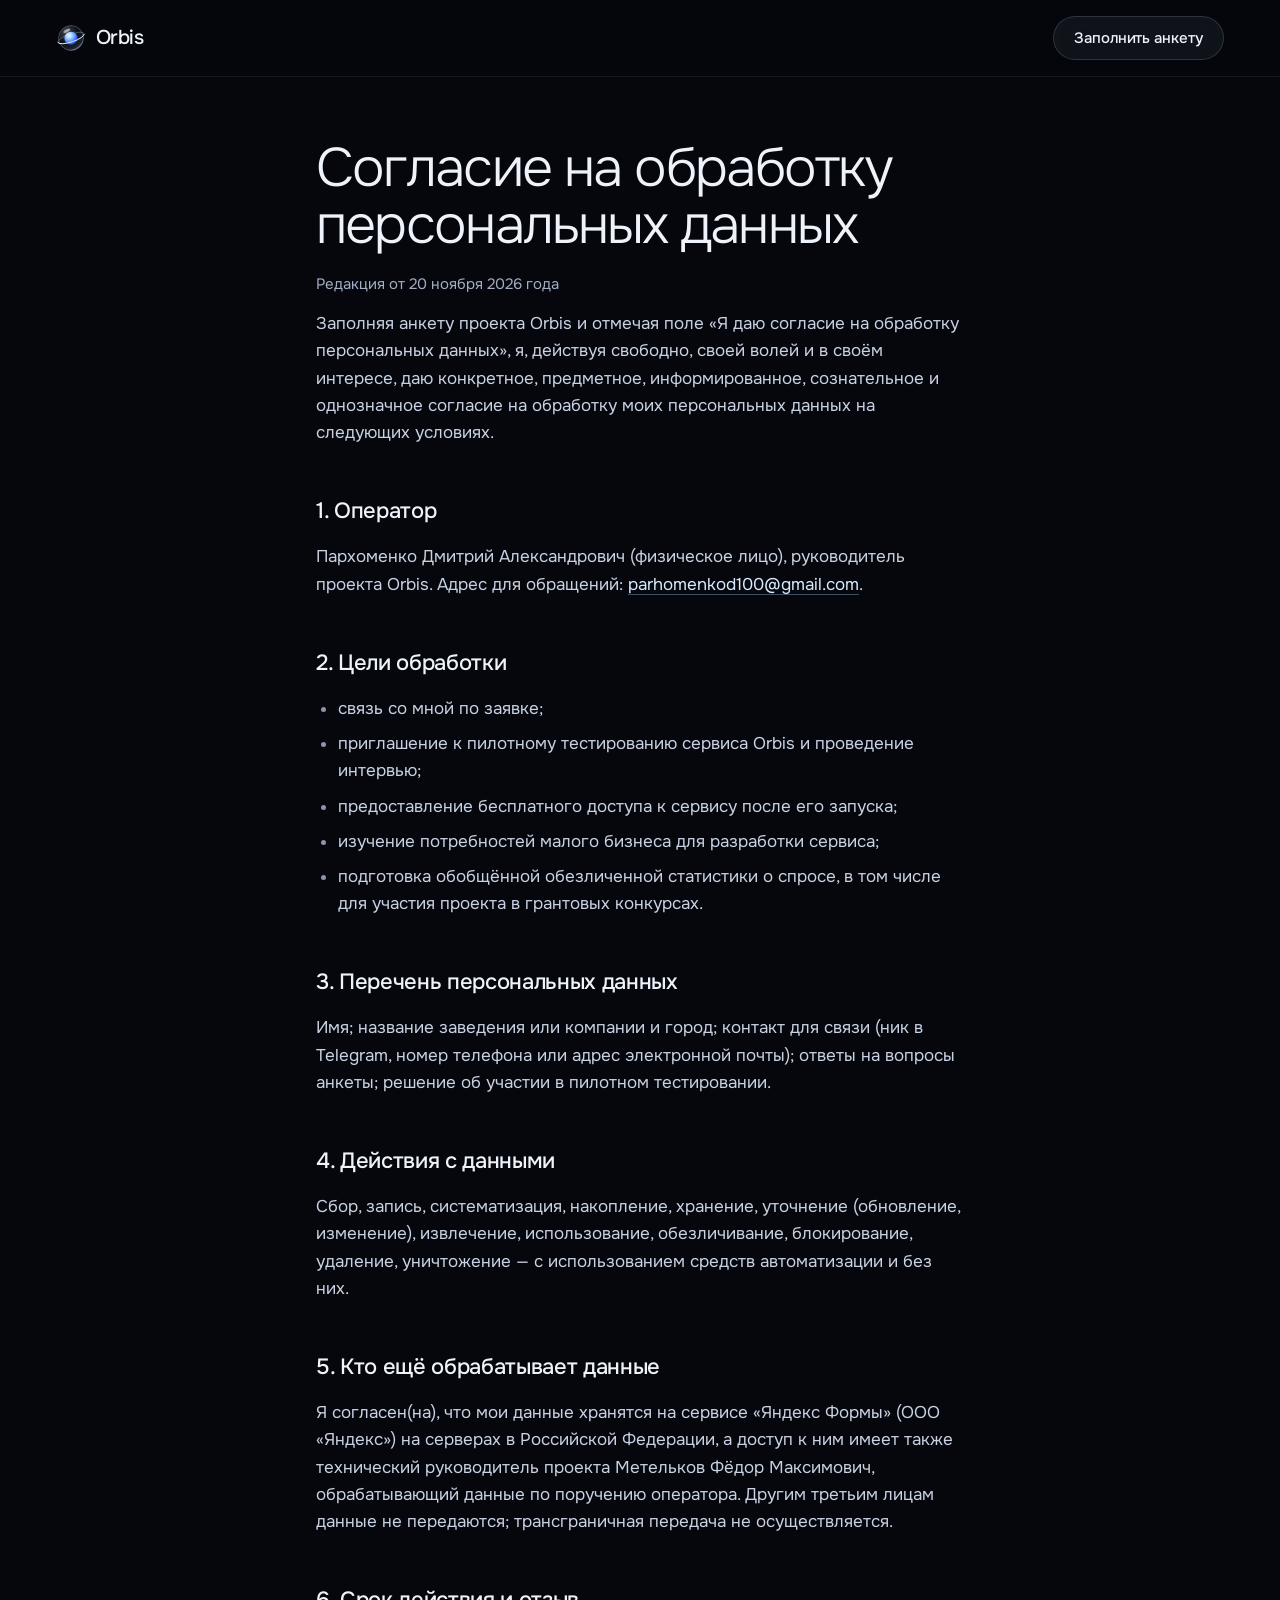
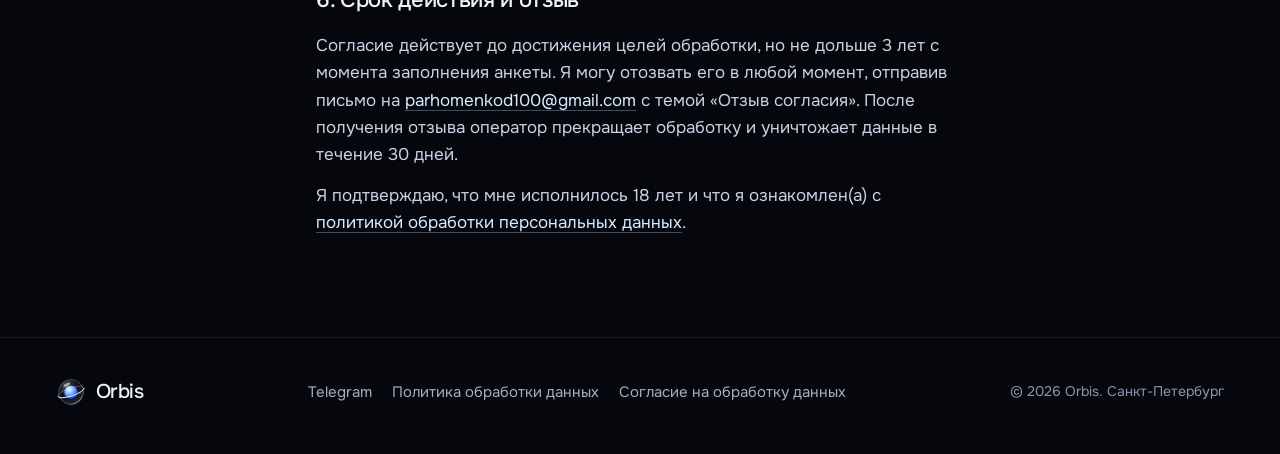
<file: consent.html>
<!doctype html>
<html lang="ru">
<head>
  <meta charset="utf-8">
  <meta name="viewport" content="width=device-width, initial-scale=1">
  <title>Согласие на обработку персональных данных — Orbis</title>
  <meta name="description" content="Текст согласия на обработку персональных данных, которое вы даёте при заполнении анкеты Orbis.">
  <meta name="theme-color" content="#05070d">
  <link rel="icon" href="assets/img/logo.svg" type="image/svg+xml">
  <link rel="stylesheet" href="assets/css/fonts.css">
  <link rel="stylesheet" href="assets/css/styles.css">
</head>
<body>
  <a class="skip" href="#main">Перейти к содержанию</a>
  <header class="nav is-scrolled">
    <div class="wrap nav__in">
      <a class="brand" href="index.html" aria-label="Orbis — на главную"><img class="brand__mark" src="assets/img/logo.svg" alt=""><span class="brand__word">Orbis</span></a>
      <a class="btn btn--glass btn--sm" href="index.html#apply">Заполнить анкету</a>
    </div>
  </header>

  <main id="main" class="legal">
    <div class="wrap legal__in">
      <h1>Согласие на обработку персональных данных</h1>
      <p class="legal__meta">Редакция от 20 ноября 2026 года</p>

      <p>Заполняя анкету проекта Orbis и отмечая поле «Я даю согласие на обработку персональных данных», я, действуя свободно, своей волей и в своём интересе, даю конкретное, предметное, информированное, сознательное и однозначное согласие на обработку моих персональных данных на следующих условиях.</p>

      <h2>1. Оператор</h2>
      <p>Пархоменко Дмитрий Александрович (физическое лицо), руководитель проекта Orbis. Адрес для обращений: <a href="mailto:parhomenkod100@gmail.com">parhomenkod100@gmail.com</a>.</p>

      <h2>2. Цели обработки</h2>
      <ul>
        <li>связь со мной по заявке;</li>
        <li>приглашение к пилотному тестированию сервиса Orbis и проведение интервью;</li>
        <li>предоставление бесплатного доступа к сервису после его запуска;</li>
        <li>изучение потребностей малого бизнеса для разработки сервиса;</li>
        <li>подготовка обобщённой обезличенной статистики о спросе, в том числе для участия проекта в грантовых конкурсах.</li>
      </ul>

      <h2>3. Перечень персональных данных</h2>
      <p>Имя; название заведения или компании и город; контакт для связи (ник в Telegram, номер телефона или адрес электронной почты); ответы на вопросы анкеты; решение об участии в пилотном тестировании.</p>

      <h2>4. Действия с данными</h2>
      <p>Сбор, запись, систематизация, накопление, хранение, уточнение (обновление, изменение), извлечение, использование, обезличивание, блокирование, удаление, уничтожение — с использованием средств автоматизации и без них.</p>

      <h2>5. Кто ещё обрабатывает данные</h2>
      <p>Я согласен(на), что мои данные хранятся на сервисе «Яндекс Формы» (ООО «Яндекс») на серверах в Российской Федерации, а доступ к ним имеет также технический руководитель проекта Метельков Фёдор Максимович, обрабатывающий данные по поручению оператора. Другим третьим лицам данные не передаются; трансграничная передача не осуществляется.</p>

      <h2>6. Срок действия и отзыв</h2>
      <p>Согласие действует до достижения целей обработки, но не дольше 3 лет с момента заполнения анкеты. Я могу отозвать его в любой момент, отправив письмо на <a href="mailto:parhomenkod100@gmail.com">parhomenkod100@gmail.com</a> с темой «Отзыв согласия». После получения отзыва оператор прекращает обработку и уничтожает данные в течение 30 дней.</p>

      <p>Я подтверждаю, что мне исполнилось 18 лет и что я ознакомлен(а) с <a href="privacy.html">политикой обработки персональных данных</a>.</p>
    </div>
  </main>

  <footer class="foot">
    <div class="wrap foot__in">
      <a class="brand" href="index.html" aria-label="Orbis — на главную"><img class="brand__mark" src="assets/img/logo.svg" alt=""><span class="brand__word">Orbis</span></a>
      <nav class="foot__links" aria-label="Документы и контакты">
        <a href="https://t.me/duttcheo" target="_blank" rel="noopener">Telegram</a>
        <a href="privacy.html">Политика обработки данных</a>
        <a href="consent.html" aria-current="page">Согласие на обработку данных</a>
      </nav>
      <p class="foot__c">© 2026 Orbis. Санкт-Петербург</p>
    </div>
  </footer>
</body>
</html>
</file>
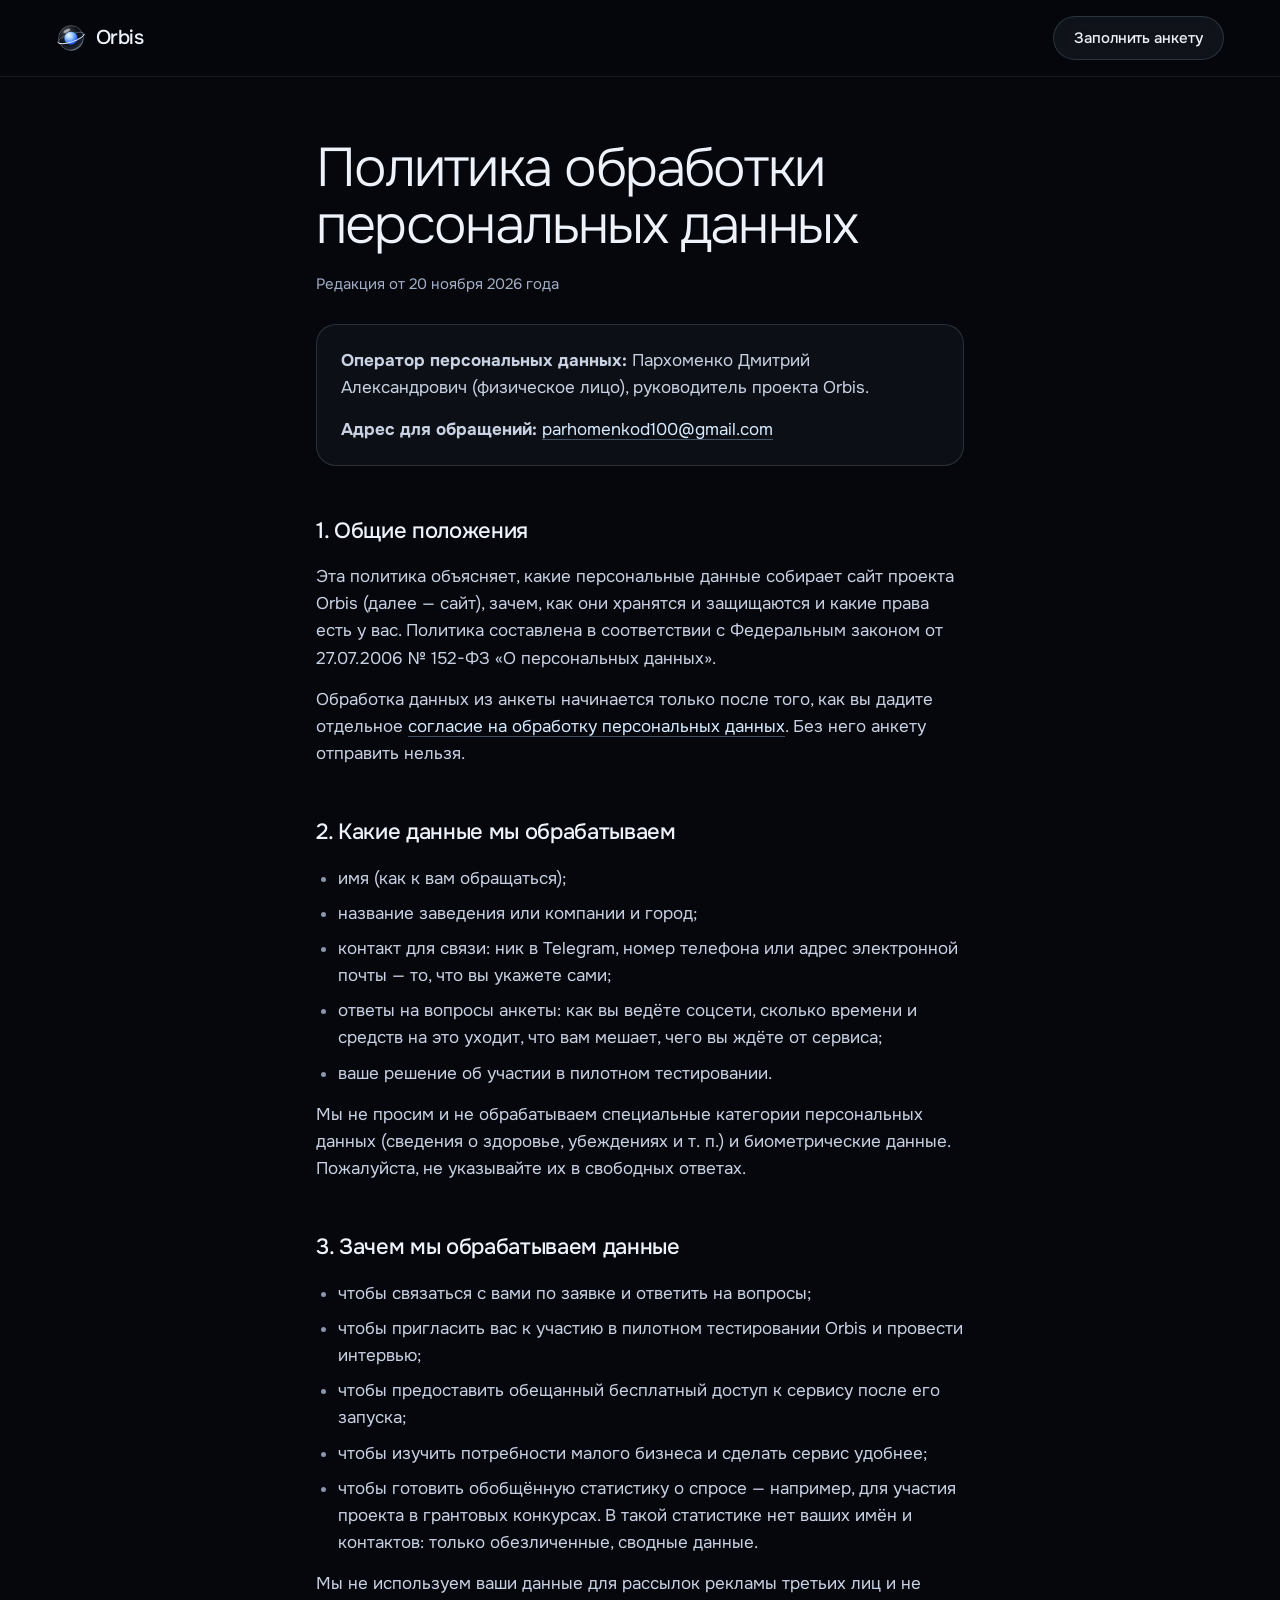
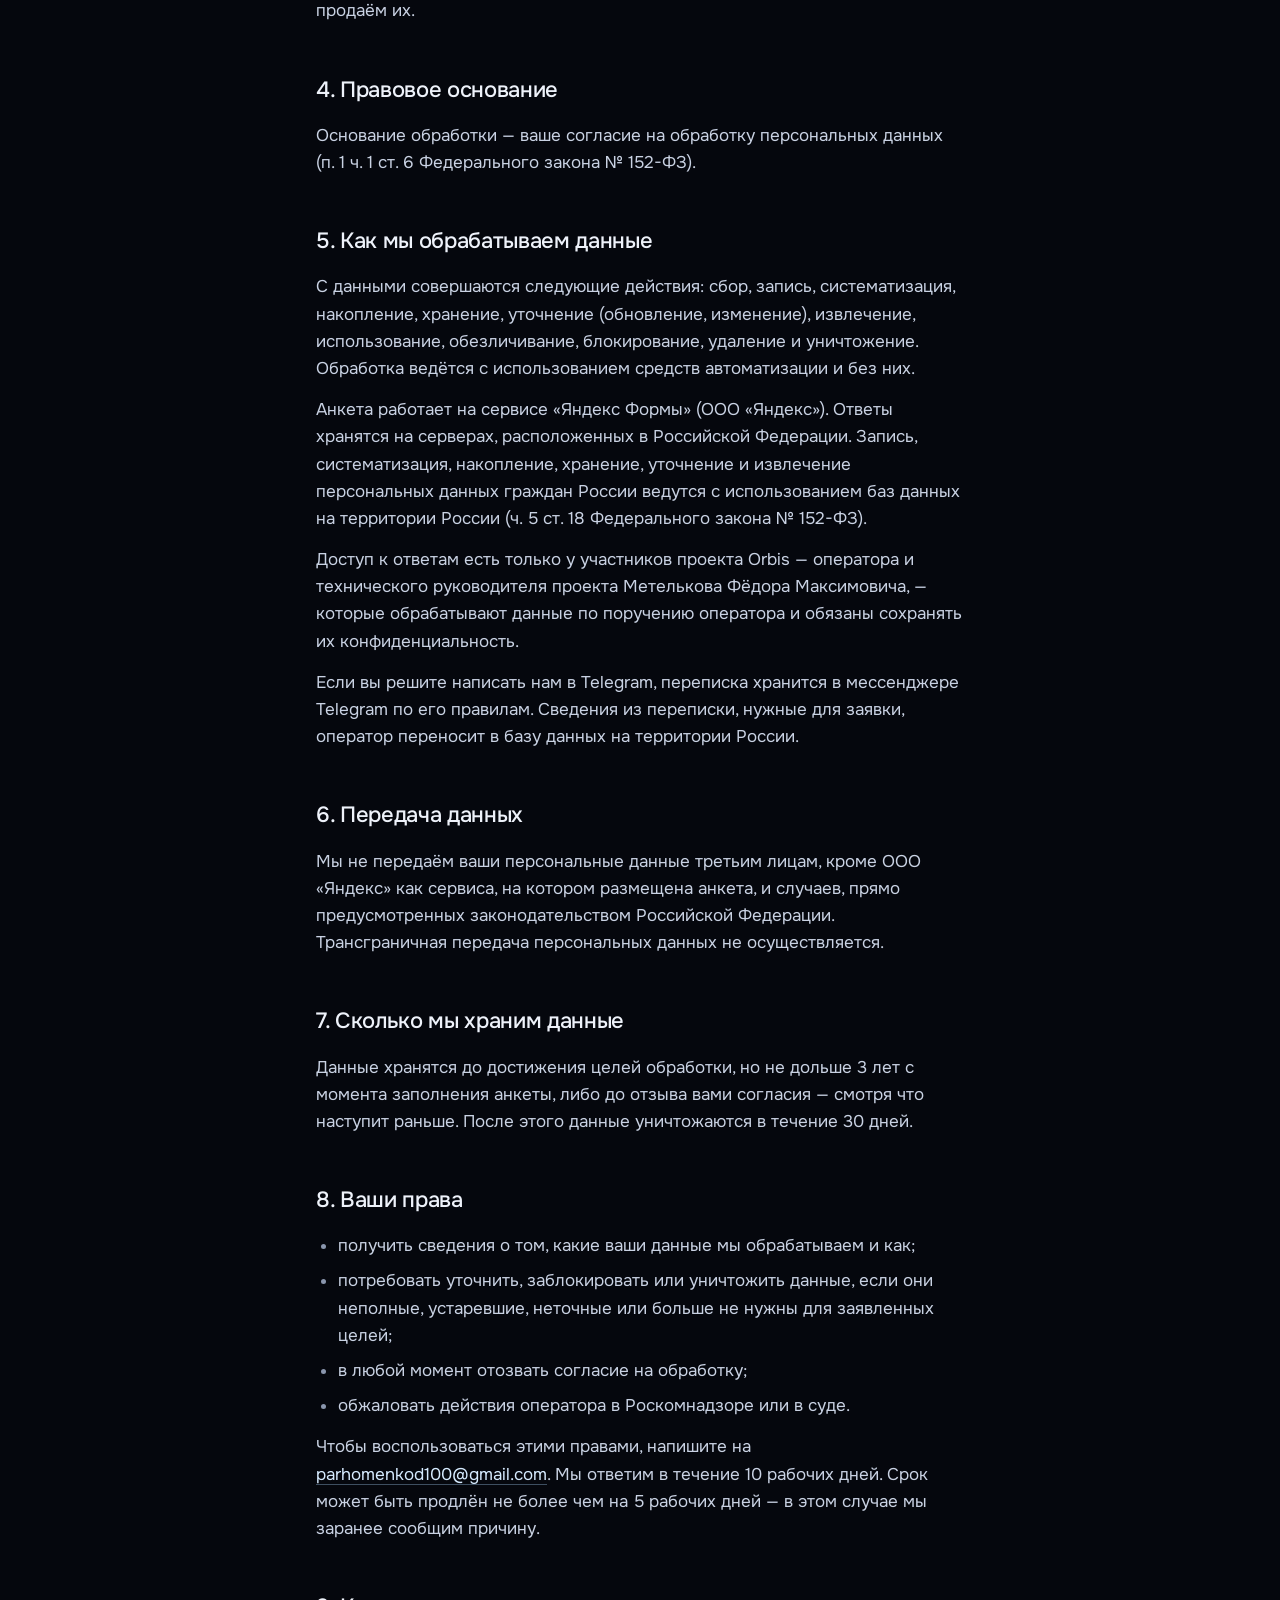
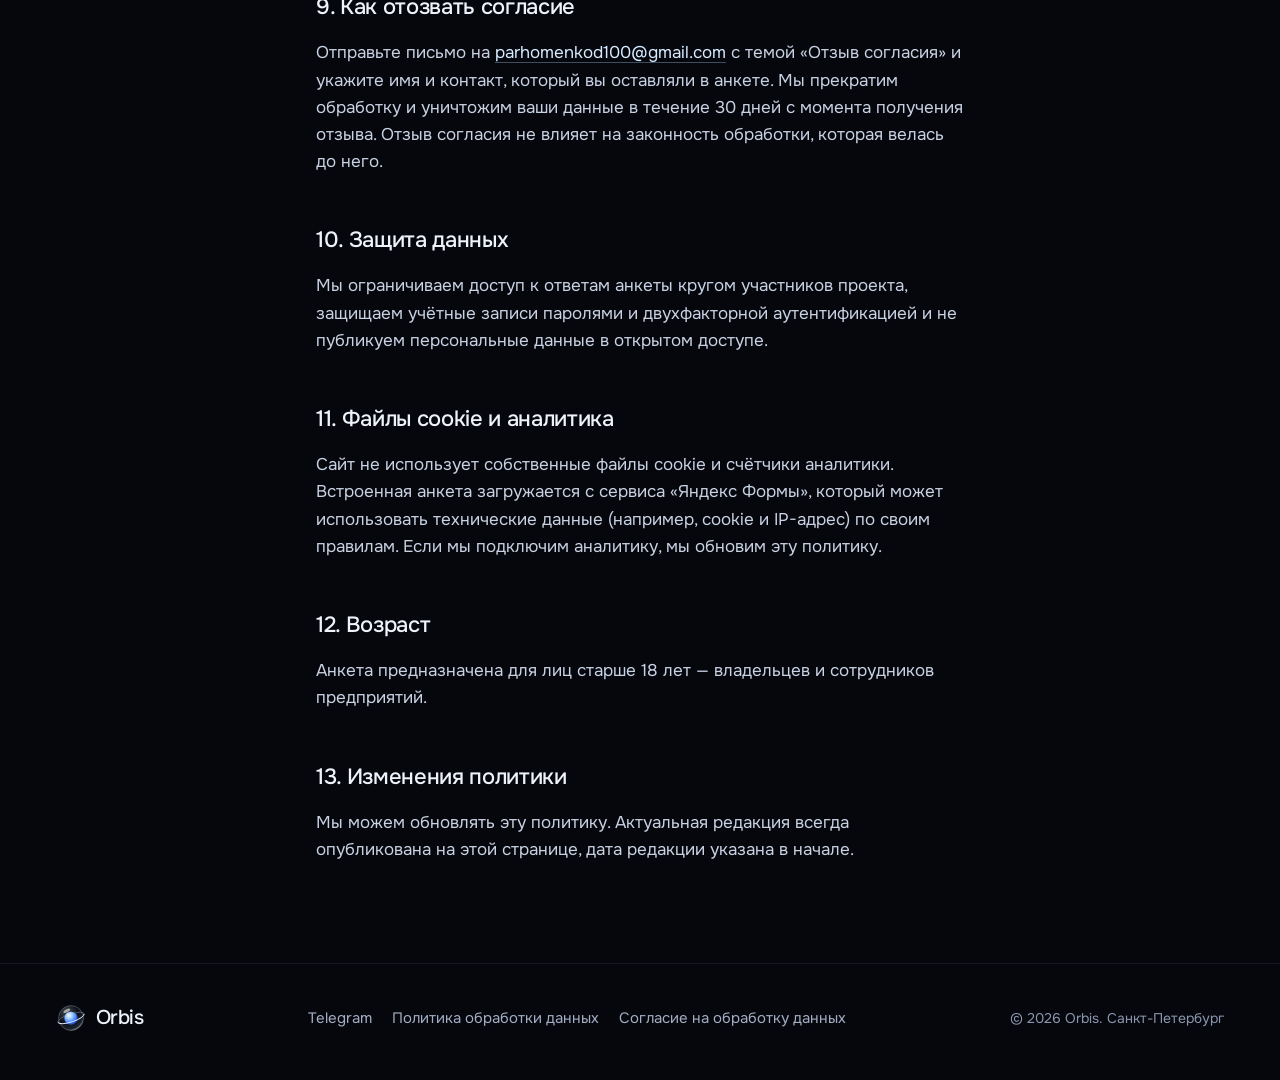
<file: privacy.html>
<!doctype html>
<html lang="ru">
<head>
  <meta charset="utf-8">
  <meta name="viewport" content="width=device-width, initial-scale=1">
  <title>Политика обработки персональных данных — Orbis</title>
  <meta name="description" content="Как Orbis собирает, хранит и защищает персональные данные из анкеты на сайте.">
  <meta name="theme-color" content="#05070d">
  <link rel="icon" href="assets/img/logo.svg" type="image/svg+xml">
  <link rel="stylesheet" href="assets/css/fonts.css">
  <link rel="stylesheet" href="assets/css/styles.css">
</head>
<body>
  <a class="skip" href="#main">Перейти к содержанию</a>
  <header class="nav is-scrolled">
    <div class="wrap nav__in">
      <a class="brand" href="index.html" aria-label="Orbis — на главную"><img class="brand__mark" src="assets/img/logo.svg" alt=""><span class="brand__word">Orbis</span></a>
      <a class="btn btn--glass btn--sm" href="index.html#apply">Заполнить анкету</a>
    </div>
  </header>

  <main id="main" class="legal">
    <div class="wrap legal__in">
      <h1>Политика обработки персональных данных</h1>
      <p class="legal__meta">Редакция от 20 ноября 2026 года</p>

      <div class="legal__box">
        <p><b>Оператор персональных данных:</b> Пархоменко Дмитрий Александрович (физическое лицо), руководитель проекта Orbis.</p>
        <p><b>Адрес для обращений:</b> <a href="mailto:parhomenkod100@gmail.com">parhomenkod100@gmail.com</a></p>
      </div>

      <h2>1. Общие положения</h2>
      <p>Эта политика объясняет, какие персональные данные собирает сайт проекта Orbis (далее — сайт), зачем, как они хранятся и защищаются и какие права есть у вас. Политика составлена в соответствии с Федеральным законом от 27.07.2006 № 152-ФЗ «О персональных данных».</p>
      <p>Обработка данных из анкеты начинается только после того, как вы дадите отдельное <a href="consent.html">согласие на обработку персональных данных</a>. Без него анкету отправить нельзя.</p>

      <h2>2. Какие данные мы обрабатываем</h2>
      <ul>
        <li>имя (как к вам обращаться);</li>
        <li>название заведения или компании и город;</li>
        <li>контакт для связи: ник в Telegram, номер телефона или адрес электронной почты — то, что вы укажете сами;</li>
        <li>ответы на вопросы анкеты: как вы ведёте соцсети, сколько времени и средств на это уходит, что вам мешает, чего вы ждёте от сервиса;</li>
        <li>ваше решение об участии в пилотном тестировании.</li>
      </ul>
      <p>Мы не просим и не обрабатываем специальные категории персональных данных (сведения о здоровье, убеждениях и т.&nbsp;п.) и биометрические данные. Пожалуйста, не указывайте их в свободных ответах.</p>

      <h2>3. Зачем мы обрабатываем данные</h2>
      <ul>
        <li>чтобы связаться с вами по заявке и ответить на вопросы;</li>
        <li>чтобы пригласить вас к участию в пилотном тестировании Orbis и провести интервью;</li>
        <li>чтобы предоставить обещанный бесплатный доступ к сервису после его запуска;</li>
        <li>чтобы изучить потребности малого бизнеса и сделать сервис удобнее;</li>
        <li>чтобы готовить обобщённую статистику о спросе — например, для участия проекта в грантовых конкурсах. В такой статистике нет ваших имён и контактов: только обезличенные, сводные данные.</li>
      </ul>
      <p>Мы не используем ваши данные для рассылок рекламы третьих лиц и не продаём их.</p>

      <h2>4. Правовое основание</h2>
      <p>Основание обработки — ваше согласие на обработку персональных данных (п. 1 ч. 1 ст. 6 Федерального закона № 152-ФЗ).</p>

      <h2>5. Как мы обрабатываем данные</h2>
      <p>С данными совершаются следующие действия: сбор, запись, систематизация, накопление, хранение, уточнение (обновление, изменение), извлечение, использование, обезличивание, блокирование, удаление и уничтожение. Обработка ведётся с использованием средств автоматизации и без них.</p>
      <p>Анкета работает на сервисе «Яндекс Формы» (ООО «Яндекс»). Ответы хранятся на серверах, расположенных в Российской Федерации. Запись, систематизация, накопление, хранение, уточнение и извлечение персональных данных граждан России ведутся с использованием баз данных на территории России (ч. 5 ст. 18 Федерального закона № 152-ФЗ).</p>
      <p>Доступ к ответам есть только у участников проекта Orbis — оператора и технического руководителя проекта Метелькова Фёдора Максимовича, — которые обрабатывают данные по поручению оператора и обязаны сохранять их конфиденциальность.</p>
      <p>Если вы решите написать нам в Telegram, переписка хранится в мессенджере Telegram по его правилам. Сведения из переписки, нужные для заявки, оператор переносит в базу данных на территории России.</p>

      <h2>6. Передача данных</h2>
      <p>Мы не передаём ваши персональные данные третьим лицам, кроме ООО «Яндекс» как сервиса, на котором размещена анкета, и случаев, прямо предусмотренных законодательством Российской Федерации. Трансграничная передача персональных данных не осуществляется.</p>

      <h2>7. Сколько мы храним данные</h2>
      <p>Данные хранятся до достижения целей обработки, но не дольше 3 лет с момента заполнения анкеты, либо до отзыва вами согласия — смотря что наступит раньше. После этого данные уничтожаются в течение 30 дней.</p>

      <h2>8. Ваши права</h2>
      <ul>
        <li>получить сведения о том, какие ваши данные мы обрабатываем и как;</li>
        <li>потребовать уточнить, заблокировать или уничтожить данные, если они неполные, устаревшие, неточные или больше не нужны для заявленных целей;</li>
        <li>в любой момент отозвать согласие на обработку;</li>
        <li>обжаловать действия оператора в Роскомнадзоре или в суде.</li>
      </ul>
      <p>Чтобы воспользоваться этими правами, напишите на <a href="mailto:parhomenkod100@gmail.com">parhomenkod100@gmail.com</a>. Мы ответим в течение 10 рабочих дней. Срок может быть продлён не более чем на 5 рабочих дней — в этом случае мы заранее сообщим причину.</p>

      <h2>9. Как отозвать согласие</h2>
      <p>Отправьте письмо на <a href="mailto:parhomenkod100@gmail.com">parhomenkod100@gmail.com</a> с темой «Отзыв согласия» и укажите имя и контакт, который вы оставляли в анкете. Мы прекратим обработку и уничтожим ваши данные в течение 30 дней с момента получения отзыва. Отзыв согласия не влияет на законность обработки, которая велась до него.</p>

      <h2>10. Защита данных</h2>
      <p>Мы ограничиваем доступ к ответам анкеты кругом участников проекта, защищаем учётные записи паролями и двухфакторной аутентификацией и не публикуем персональные данные в открытом доступе.</p>

      <h2>11. Файлы cookie и аналитика</h2>
      <p>Сайт не использует собственные файлы cookie и счётчики аналитики. Встроенная анкета загружается с сервиса «Яндекс Формы», который может использовать технические данные (например, cookie и IP-адрес) по своим правилам. Если мы подключим аналитику, мы обновим эту политику.</p>

      <h2>12. Возраст</h2>
      <p>Анкета предназначена для лиц старше 18 лет — владельцев и сотрудников предприятий.</p>

      <h2>13. Изменения политики</h2>
      <p>Мы можем обновлять эту политику. Актуальная редакция всегда опубликована на этой странице, дата редакции указана в начале.</p>
    </div>
  </main>

  <footer class="foot">
    <div class="wrap foot__in">
      <a class="brand" href="index.html" aria-label="Orbis — на главную"><img class="brand__mark" src="assets/img/logo.svg" alt=""><span class="brand__word">Orbis</span></a>
      <nav class="foot__links" aria-label="Документы и контакты">
        <a href="https://t.me/duttcheo" target="_blank" rel="noopener">Telegram</a>
        <a href="privacy.html" aria-current="page">Политика обработки данных</a>
        <a href="consent.html">Согласие на обработку данных</a>
      </nav>
      <p class="foot__c">© 2026 Orbis. Санкт-Петербург</p>
    </div>
  </footer>
</body>
</html>
</file>
<file: assets/css/fonts.css>
@font-face{font-family:'Onest';font-style:normal;font-weight:300 700;font-display:swap;src:url('../fonts/onest-normal-300-700-cyrillic-ext.woff2') format('woff2');unicode-range:U+0460-052F, U+1C80-1C8A, U+20B4, U+2DE0-2DFF, U+A640-A69F, U+FE2E-FE2F;}
@font-face{font-family:'Onest';font-style:normal;font-weight:300 700;font-display:swap;src:url('../fonts/onest-normal-300-700-cyrillic.woff2') format('woff2');unicode-range:U+0301, U+0400-045F, U+0490-0491, U+04B0-04B1, U+2116;}
@font-face{font-family:'Onest';font-style:normal;font-weight:300 700;font-display:swap;src:url('../fonts/onest-normal-300-700-latin.woff2') format('woff2');unicode-range:U+0000-00FF, U+0131, U+0152-0153, U+02BB-02BC, U+02C6, U+02DA, U+02DC, U+0304, U+0308, U+0329, U+2000-206F, U+20AC, U+2122, U+2191, U+2193, U+2212, U+2215, U+FEFF, U+FFFD;}
@font-face{font-family:'Spectral';font-style:italic;font-weight:300;font-display:swap;src:url('../fonts/spectral-italic-300-cyrillic-ext.woff2') format('woff2');unicode-range:U+0460-052F, U+1C80-1C8A, U+20B4, U+2DE0-2DFF, U+A640-A69F, U+FE2E-FE2F;}
@font-face{font-family:'Spectral';font-style:italic;font-weight:300;font-display:swap;src:url('../fonts/spectral-italic-300-cyrillic.woff2') format('woff2');unicode-range:U+0301, U+0400-045F, U+0490-0491, U+04B0-04B1, U+2116;}
@font-face{font-family:'Spectral';font-style:italic;font-weight:300;font-display:swap;src:url('../fonts/spectral-italic-300-latin.woff2') format('woff2');unicode-range:U+0000-00FF, U+0131, U+0152-0153, U+02BB-02BC, U+02C6, U+02DA, U+02DC, U+0304, U+0308, U+0329, U+2000-206F, U+20AC, U+2122, U+2191, U+2193, U+2212, U+2215, U+FEFF, U+FFFD;}
@font-face{font-family:'Spectral';font-style:italic;font-weight:400;font-display:swap;src:url('../fonts/spectral-italic-400-cyrillic-ext.woff2') format('woff2');unicode-range:U+0460-052F, U+1C80-1C8A, U+20B4, U+2DE0-2DFF, U+A640-A69F, U+FE2E-FE2F;}
@font-face{font-family:'Spectral';font-style:italic;font-weight:400;font-display:swap;src:url('../fonts/spectral-italic-400-cyrillic.woff2') format('woff2');unicode-range:U+0301, U+0400-045F, U+0490-0491, U+04B0-04B1, U+2116;}
@font-face{font-family:'Spectral';font-style:italic;font-weight:400;font-display:swap;src:url('../fonts/spectral-italic-400-latin.woff2') format('woff2');unicode-range:U+0000-00FF, U+0131, U+0152-0153, U+02BB-02BC, U+02C6, U+02DA, U+02DC, U+0304, U+0308, U+0329, U+2000-206F, U+20AC, U+2122, U+2191, U+2193, U+2212, U+2215, U+FEFF, U+FFFD;}
</file>
<file: assets/css/styles.css>
/* Orbis — сайт-визитка. Тёмный мир с одним холодным источником света: стеклянная сфера. */

:root {
  --bg: #05070d;
  --bg-2: #080c16;
  --ink: #eef2fa;
  --ink-2: #c9d2e3;
  --muted: #a3aec4;
  --dim: #8a96ad;
  --ice: #a9d4ff;
  --ice-2: #d6ebff;
  --blue: #3a78ff;
  --blue-deep: #1b44c4;
  --line: rgba(214, 235, 255, .08);
  --line-2: rgba(214, 235, 255, .15);
  --glass: rgba(214, 235, 255, .035);
  --glass-2: rgba(214, 235, 255, .06);

  --sans: "Onest", ui-sans-serif, system-ui, -apple-system, "Segoe UI", sans-serif;
  --serif: "Spectral", Georgia, "Times New Roman", serif;

  --wrap: 1240px;
  --gutter: clamp(20px, 5vw, 56px);
  --sec: clamp(104px, 12vw, 168px);
  --r-sm: 12px;
  --r: 20px;
  --r-lg: 28px;

  --ease: cubic-bezier(.16, 1, .3, 1);
  --ease-io: cubic-bezier(.65, 0, .35, 1);

  color-scheme: dark;
}

*, *::before, *::after { box-sizing: border-box; }
html { -webkit-text-size-adjust: 100%; text-size-adjust: 100%; scroll-behavior: smooth; scroll-padding-top: 88px; }
body {
  margin: 0;
  background: var(--bg);
  color: var(--ink);
  font: 400 17px/1.6 var(--sans);
  font-feature-settings: "ss01", "cv11";
  -webkit-font-smoothing: antialiased;
  -moz-osx-font-smoothing: grayscale;
  text-rendering: optimizeLegibility;
  overflow-x: hidden;
}
img, svg { display: block; max-width: 100%; }
a { color: inherit; }
p { margin: 0; }
h1, h2, h3 { margin: 0; font-weight: 300; }
button { font: inherit; color: inherit; }

::selection { background: rgba(58, 120, 255, .45); color: #fff; }
html { scrollbar-color: #26314a var(--bg); scrollbar-width: thin; }
::-webkit-scrollbar { width: 10px; }
::-webkit-scrollbar-track { background: var(--bg); }
::-webkit-scrollbar-thumb { background: #1e2740; border-radius: 10px; border: 2px solid var(--bg); }
::-webkit-scrollbar-thumb:hover { background: #2c3858; }

:focus-visible { outline: 2px solid var(--ice); outline-offset: 3px; border-radius: 8px; }

[hidden] { display: none !important; }
.sr-defs { position: absolute; width: 0; height: 0; overflow: hidden; }
/* Ссылка для клавиатуры: видна только при переходе Tab, на телефонах не появляется */
.skip {
  position: absolute; left: 16px; top: 12px; z-index: 100;
  padding: 12px 18px; border-radius: 999px;
  background: var(--ink); color: var(--bg); text-decoration: none; font-weight: 500;
  opacity: 0; pointer-events: none; clip-path: inset(50%);
}
.skip:focus-visible { opacity: 1; pointer-events: auto; clip-path: none; }

.wrap { width: 100%; max-width: calc(var(--wrap) + 2 * var(--gutter)); margin-inline: auto; padding-inline: var(--gutter); }

em { font-family: var(--serif); font-style: italic; font-weight: 300; letter-spacing: -.01em; color: var(--ice-2); }

/* ---------- Кнопки ---------- */
.btn {
  --h: 52px;
  display: inline-flex; align-items: center; justify-content: center; gap: 10px;
  min-height: var(--h); padding: 0 26px;
  border-radius: 999px; border: 1px solid transparent;
  font: 500 16px/1 var(--sans); letter-spacing: -.005em;
  text-decoration: none; white-space: nowrap; cursor: pointer;
  transition: transform .35s var(--ease), background-color .3s var(--ease), border-color .3s var(--ease), box-shadow .45s var(--ease), color .3s;
}
.btn svg { width: 18px; height: 18px; flex: none; transition: transform .35s var(--ease); }
.btn:hover { transform: translateY(-2px); }
.btn:active { transform: translateY(0) scale(.98); transition-duration: .12s; }
.btn--light { background: var(--ink); color: #070a12; }
.btn--light:hover { background: #fff; box-shadow: 0 12px 28px -12px rgba(0, 0, 0, .7); }
.btn--light:hover svg { transform: translateX(3px); }
.btn--ghost { border-color: var(--line-2); color: var(--ink); background: rgba(5, 7, 13, .25); }
.btn--ghost:hover { background: var(--glass-2); border-color: rgba(214, 235, 255, .28); }
.btn--glass { background: var(--glass-2); border-color: var(--line-2); backdrop-filter: blur(14px); -webkit-backdrop-filter: blur(14px); }
.btn--glass:hover { background: rgba(214, 235, 255, .11); }
.btn--sm { --h: 44px; padding: 0 20px; font-size: 15px; }
.btn--xs { --h: 38px; padding: 0 16px; font-size: 14px; }
.btn--xs svg { width: 16px; height: 16px; }
.btn--block { width: 100%; }

/* ---------- Навигация ---------- */
.nav {
  position: fixed; inset: 0 0 auto; z-index: 50;
  transition: background-color .4s var(--ease), border-color .4s, backdrop-filter .4s;
  border-bottom: 1px solid transparent;
}
.nav.is-scrolled { background: rgba(5, 7, 13, .72); backdrop-filter: blur(18px) saturate(1.2); -webkit-backdrop-filter: blur(18px) saturate(1.2); border-bottom-color: var(--line); }
.nav__in { display: flex; align-items: center; justify-content: space-between; gap: 24px; height: 76px; }
.brand { display: inline-flex; align-items: center; gap: 10px; text-decoration: none; min-height: 44px; }
.brand__mark { width: 30px; height: 30px; }
.brand__word { font-size: 20px; font-weight: 500; letter-spacing: -.03em; }
.nav__links { display: flex; gap: 6px; }
.nav__links a {
  position: relative; padding: 12px 14px; font-size: 15px; color: var(--muted); text-decoration: none;
  transition: color .3s;
}
.nav__links a::after {
  content: ""; position: absolute; left: 14px; right: 14px; bottom: 8px; height: 1px; background: var(--ice);
  transform: scaleX(0); transform-origin: left; transition: transform .45s var(--ease);
}
.nav__links a:hover { color: var(--ink); }
.nav__links a:hover::after { transform: scaleX(1); }

/* ---------- Первый экран ---------- */
.hero {
  position: relative; isolation: isolate; overflow: hidden;
  min-height: 100vh; min-height: 100svh;
  display: flex; align-items: center;
  padding: 120px 0 88px;
}
.hero__glow {
  position: absolute; inset: 0; z-index: -2; pointer-events: none;
  background:
    radial-gradient(42% 46% at 72% 52%, rgba(58, 120, 255, .42), transparent 70%),
    radial-gradient(30% 30% at 66% 44%, rgba(169, 212, 255, .22), transparent 70%),
    radial-gradient(100% 46% at 50% 108%, rgba(58, 120, 255, .46), transparent 72%),
    radial-gradient(64% 20% at 50% 100%, rgba(214, 235, 255, .26), transparent 70%);
  filter: saturate(1.1);
}
.hero__glow::after {
  content: ""; position: absolute; inset: auto 0 0; height: 22%;
  background: linear-gradient(to bottom, transparent, var(--bg));
}
.problem { isolation: isolate; overflow: hidden; }
.problem::before {
  content: ""; position: absolute; inset: 0 0 auto; height: 70%; z-index: -1; pointer-events: none;
  background: radial-gradient(90% 60% at 50% 18%, rgba(58, 120, 255, .22), transparent 70%), radial-gradient(50% 22% at 50% 14%, rgba(214, 235, 255, .1), transparent 70%);
  -webkit-mask-image: linear-gradient(to bottom, transparent, #000 30%); mask-image: linear-gradient(to bottom, transparent, #000 30%);
}
.hero__orb {
  position: absolute; z-index: -1; pointer-events: none;
  width: min(44vw, 660px); aspect-ratio: 1;
  right: max(-1vw, -16px); top: 50%;
  translate: 0 -48%;
}
.orb { width: 100%; height: 100%; overflow: visible; filter: drop-shadow(0 40px 120px rgba(58, 120, 255, .45)); }
.hero__in { position: relative; }
.hero__title .l, .hero__title em { display: block; }
.hero__title {
  max-width: 11.5em;
  font-size: clamp(2.75rem, .3rem + 4.6vw, 5rem);
  text-shadow: 0 2px 28px rgba(5, 7, 13, .55);
  line-height: 1.0; letter-spacing: -.04em; font-weight: 300;
  text-wrap: balance;
}
.hero__title em { letter-spacing: -.025em; }
.hero__lead { max-width: 52ch; margin-top: 28px; font-size: clamp(17px, 1rem + .3vw, 20px); color: var(--ink-2); line-height: 1.55; text-wrap: balance; }
.hero__actions { display: flex; flex-wrap: wrap; gap: 12px; margin-top: 36px; }
.hero__fact { display: flex; align-items: center; gap: 12px; margin-top: 32px; font-size: 15px; color: var(--muted); }
.dot { width: 8px; height: 8px; border-radius: 50%; background: var(--ice); box-shadow: 0 0 0 4px rgba(169, 212, 255, .14); flex: none; }

/* Появление первого экрана — один раз при загрузке */
.js [data-enter] { animation: enter .6s var(--ease) both; }
.js .hero__lead[data-enter] { animation-delay: .05s; }
.js .hero__actions[data-enter] { animation-delay: .1s; }
.js .hero__fact[data-enter] { animation-delay: .15s; }
.js .hero__orb { animation: orb-in 1.6s var(--ease) both; }
/* Средние экраны: шар тише, чтобы заголовок читался */
@media (min-width: 901px) and (max-width: 1240px) { .hero__orb { opacity: .85; right: -6.5vw; } }
@keyframes enter { from { opacity: .35; transform: translateY(14px); } }
@keyframes orb-in { from { opacity: .3; scale: .94; } }

/* ---------- Общие секции ---------- */
.sec { position: relative; padding-block: var(--sec); }
.sec + .sec { border-top: 1px solid var(--line); }
#features, #price, #apply { padding-block: clamp(80px, 9vw, 128px); }
.h2 {
  max-width: 20ch;
  font-size: clamp(2.1rem, 1.25rem + 2.9vw, 3.75rem);
  line-height: 1.05; letter-spacing: -.035em; font-weight: 300;
  text-wrap: balance;
}
.sec__head { display: grid; gap: 22px; margin-bottom: clamp(48px, 6vw, 80px); }
.sec__lead { max-width: 56ch; color: var(--muted); font-size: 18px; }
.note { margin-top: 16px; font-size: 14px; color: var(--dim); }

/* ---------- Проблема ---------- */
.problem__grid { display: grid; grid-template-columns: minmax(0, 5fr) minmax(0, 6fr); gap: clamp(40px, 7vw, 120px); margin-top: clamp(48px, 6vw, 80px); align-items: start; }
.chain { list-style: none; margin: 0; padding: 0; position: relative; counter-reset: c; }
.chain::before { content: ""; position: absolute; left: 7px; top: 14px; bottom: 14px; width: 1px; background: linear-gradient(var(--line-2), rgba(214, 235, 255, .03)); }
.chain li {
  position: relative; display: grid; grid-template-columns: 1fr auto; gap: 2px 16px;
  padding: 18px 0 18px 36px; border-bottom: 1px solid var(--line);
}
.chain li:last-child { border-bottom: 0; }
.chain li::before {
  content: ""; position: absolute; left: 3px; top: 25px; width: 9px; height: 9px; border-radius: 50%;
  background: var(--bg); border: 1px solid var(--dim);
}
.chain__n { font-weight: 500; font-size: 18px; }
.chain__t { grid-column: 1; color: var(--muted); font-size: 15px; }
.tag { grid-row: 1 / span 2; grid-column: 2; align-self: center; padding: 5px 11px; border: 1px solid var(--line-2); border-radius: 999px; font-size: 13px; color: var(--muted); }
.problem__text { display: grid; gap: 20px; color: var(--muted); }
.problem__text .big { font-size: clamp(1.9rem, 1.2rem + 2vw, 2.9rem); line-height: 1.12; letter-spacing: -.03em; color: var(--ink); font-weight: 300; text-wrap: balance; }
.problem__text .big__sub { display: block; margin-top: .45em; font-size: .62em; line-height: 1.25; letter-spacing: -.015em; color: var(--ice-2); }
.problem__fix { display: flex; align-items: center; gap: 14px; margin-top: 12px; padding-top: 24px; border-top: 1px solid var(--line); color: var(--ink); font-size: 19px; }
.problem__mark { width: 36px; height: 36px; flex: none; }

/* ---------- Как работает ---------- */
.how { overflow: hidden; }
.how__glow { position: absolute; inset: 0; z-index: -1; pointer-events: none; background: radial-gradient(50% 40% at 78% 62%, rgba(58, 120, 255, .16), transparent 70%); }
.demo { display: grid; grid-template-columns: minmax(0, 340px) minmax(0, 1fr); gap: clamp(28px, 4vw, 56px); align-items: start; }
.demo__steps { display: grid; gap: 8px; position: relative; padding-left: 40px; }
.demo__orbit { position: absolute; left: 0; top: 8px; bottom: 60px; width: 28px; pointer-events: none; }
.demo__orbit svg { width: 100%; height: 100%; overflow: visible; }
.demo__orbit path { fill: none; stroke: var(--line-2); stroke-width: 1.5; }
.demo__light { position: absolute; left: -6px; top: -6px; width: 12px; height: 12px; border-radius: 50%; background: var(--ice-2); box-shadow: 0 6px 18px rgba(0, 0, 0, .5); transition: transform .9s var(--ease); }
.demo__step.is-done .demo__k { color: var(--ink-2); }
.demo__step {
  position: relative; overflow: hidden; display: grid; gap: 4px; text-align: left;
  padding: 18px 20px; border-radius: var(--r); border: 1px solid transparent; background: transparent; cursor: pointer;
  transition: background-color .4s var(--ease), border-color .4s var(--ease);
}
.demo__step:hover { background: var(--glass); }
.demo__k { font-size: 19px; font-weight: 500; color: var(--muted); transition: color .3s; }
.demo__d { font-size: 15px; color: var(--dim); transition: color .3s; }
.demo__step[aria-selected="true"] { background: var(--glass-2); border-color: var(--line-2); }
.demo__step[aria-selected="true"] .demo__k { color: var(--ink); }
.demo__step[aria-selected="true"] .demo__d { color: var(--muted); }
.demo__step::after {
  content: ""; position: absolute; left: 20px; right: 20px; bottom: 0; height: 2px; border-radius: 2px;
  background: linear-gradient(90deg, var(--blue), var(--ice));
  transform: scaleX(0); transform-origin: left;
}
.demo.is-playing .demo__step[aria-selected="true"]::after { animation: progress var(--dur, 4.2s) linear forwards; }
@keyframes progress { to { transform: scaleX(1); } }
.demo__toggle {
  justify-self: start; margin-top: 8px; width: 44px; height: 44px; border-radius: 50%;
  display: grid; place-items: center; border: 1px solid var(--line-2); background: transparent; cursor: pointer;
  transition: background-color .3s, transform .3s var(--ease);
}
.demo__toggle:hover { background: var(--glass-2); transform: translateY(-1px); }
.demo__toggle svg { width: 16px; height: 16px; grid-area: 1 / 1; }
.demo__toggle .ic-play { opacity: 0; }
.demo:not(.is-playing) .demo__toggle .ic-play { opacity: 1; }
.demo:not(.is-playing) .demo__toggle .ic-pause { opacity: 0; }
.no-js .demo__toggle, html:not(.js) .demo__toggle { display: none; }
/* Номера шагов, подпись и кнопка «Дальше» — только в мобильной версии */
.demo__n, .demo__cap, .demo__next { display: none; }

.app {
  position: relative; min-height: 440px; padding: 22px clamp(18px, 2.4vw, 32px) 32px;
  border-radius: var(--r-lg); border: 1px solid var(--line-2);
  background:
    radial-gradient(120% 80% at 100% 0%, rgba(58, 120, 255, .12), transparent 60%),
    linear-gradient(180deg, rgba(214, 235, 255, .05), rgba(214, 235, 255, .015));
  box-shadow: 0 40px 120px -40px rgba(0, 0, 0, .8), inset 0 1px 0 rgba(255, 255, 255, .06);
  backdrop-filter: blur(20px); -webkit-backdrop-filter: blur(20px);
}
.app__bar { display: flex; align-items: center; gap: 10px; padding-bottom: 18px; margin-bottom: 26px; border-bottom: 1px solid var(--line); font-size: 15px; color: var(--ink-2); }
.app__mark { width: 22px; height: 22px; }
.app__label { margin-left: auto; padding: 4px 10px; border-radius: 999px; border: 1px dashed var(--line-2); font-size: 12px; color: var(--muted); white-space: nowrap; }
.pane { display: grid; gap: 20px; }
.js .pane:not([hidden]) { animation: pane .7s var(--ease) both; }
@keyframes pane { from { opacity: 0; transform: translateY(10px); filter: blur(6px); } }

.voice { display: flex; align-items: center; gap: 14px; width: fit-content; max-width: 100%; padding: 10px 18px 10px 10px; border-radius: 999px; background: var(--glass-2); border: 1px solid var(--line); }
.voice__ic { width: 40px; height: 40px; border-radius: 50%; display: grid; place-items: center; background: var(--blue); color: #fff; flex: none; }
.voice__ic svg { width: 20px; height: 20px; }
.voice__t { font-size: 14px; color: var(--muted); font-variant-numeric: tabular-nums; }
.wave { display: flex; align-items: center; gap: 3px; height: 30px; }
.wave i { width: 3px; border-radius: 2px; background: var(--ice); height: calc(20% + var(--h, .5) * 80%); opacity: .85; }
.wave i:nth-child(3n) { --h: .9; } .wave i:nth-child(3n+1) { --h: .35; } .wave i:nth-child(4n) { --h: .65; } .wave i:nth-child(5n) { --h: 1; } .wave i:nth-child(7n) { --h: .2; }
.demo.is-playing .pane:not([hidden]) .wave i { animation: wave 1.1s var(--ease-io) infinite alternate; animation-delay: calc(var(--h) * -1.1s); }
@keyframes wave { to { transform: scaleY(.45); } }
.quote { max-width: 46ch; font-family: var(--serif); font-style: italic; font-weight: 300; font-size: clamp(1.25rem, 1rem + .7vw, 1.55rem); line-height: 1.4; color: var(--ice-2); }
.files { display: flex; flex-wrap: wrap; gap: 8px; }
.file { padding: 8px 12px; border-radius: 10px; background: rgba(214, 235, 255, .05); border: 1px solid var(--line); font-size: 13px; color: var(--muted); font-variant-numeric: tabular-nums; }

.post { max-width: 560px; display: grid; gap: 10px; padding: 22px 24px; border-radius: var(--r); background: rgba(214, 235, 255, .045); border: 1px solid var(--line); color: var(--ink-2); font-size: 16px; }
.post__h { color: var(--ink); font-weight: 500; font-size: 18px; }
.post__tags { color: var(--ice); font-size: 14px; }
.checks, .actions { display: flex; flex-wrap: wrap; gap: 8px; }
.chip { display: inline-flex; align-items: center; gap: 6px; padding: 6px 12px; border-radius: 999px; border: 1px solid var(--line-2); font-size: 13px; color: var(--muted); white-space: nowrap; }
.chip svg { width: 14px; height: 14px; }
.chip--ok { color: var(--ice-2); border-color: rgba(169, 212, 255, .3); background: rgba(169, 212, 255, .07); }
.chip--wait { color: #ffd9a8; border-color: rgba(255, 217, 168, .3); background: rgba(255, 217, 168, .06); }
.chip--on { color: var(--bg); background: var(--ice-2); border-color: var(--ice-2); }
.ask { justify-self: end; display: flex; gap: 10px; align-items: baseline; max-width: 420px; padding: 12px 16px; border-radius: 18px 18px 6px 18px; background: rgba(58, 120, 255, .22); border: 1px solid rgba(58, 120, 255, .4); color: var(--ink); font-size: 15px; }
.ask span { font-size: 12px; color: var(--ice); }
.post--short { max-width: 480px; }

.week { display: grid; grid-template-columns: repeat(2, minmax(0, 1fr)) minmax(0, 2.1fr) repeat(4, minmax(0, 1fr)); gap: 6px; }
.week__d { min-height: 168px; padding: 10px 8px; border-radius: 14px; border: 1px solid var(--line); display: grid; align-content: start; gap: 10px; font-size: 13px; }
.week__d b { font-weight: 500; color: var(--muted); }
.week__d--on { border-color: rgba(169, 212, 255, .45); background: rgba(58, 120, 255, .16); }
.slot { display: grid; gap: 4px; padding: 8px; border-radius: 10px; background: rgba(214, 235, 255, .05); color: var(--ink-2); font-size: 12.5px; line-height: 1.35; min-width: 0; overflow-wrap: anywhere; hyphens: auto; }
.slot small { font-size: 11px; color: var(--ice); }
.slot--new { background: rgba(214, 235, 255, .1); color: var(--ink); }

/* ---------- Возможности ---------- */
.mods { display: grid; grid-template-columns: minmax(0, 5fr) minmax(0, 7fr); gap: clamp(28px, 5vw, 80px); align-items: start; }
.mods__list { display: grid; }
.mods__list button {
  display: flex; align-items: center; gap: 16px; padding: 20px 4px; text-align: left; cursor: pointer;
  background: none; border: 0; border-bottom: 1px solid var(--line);
  font-size: clamp(1.15rem, 1rem + .6vw, 1.5rem); font-weight: 300; letter-spacing: -.02em; color: var(--dim);
  transition: color .35s var(--ease), padding-left .45s var(--ease);
}
.mods__list button::before { content: ""; width: 10px; height: 10px; border-radius: 50%; border: 1px solid currentColor; flex: none; transition: background-color .3s, box-shadow .3s, border-color .3s; }
.mods__list button:hover { color: var(--ink-2); }
.mods__list button[aria-selected="true"] { color: var(--ink); padding-left: 10px; }
.mods__list button[aria-selected="true"]::before { background: var(--ice); border-color: var(--ice); }
.mods__panels { position: sticky; top: 108px; }
.mod {
  min-height: 420px; display: grid; align-content: start; gap: 28px;
  padding: clamp(22px, 3vw, 36px); border-radius: var(--r-lg); border: 1px solid var(--line-2);
  background: linear-gradient(180deg, rgba(214, 235, 255, .05), rgba(214, 235, 255, .015));
}
.js .mod:not([hidden]) { animation: pane .6s var(--ease) both; }
.mod__t { max-width: 52ch; color: var(--ink-2); font-size: 17px; }
.profile { margin: 0; display: grid; gap: 1px; border-radius: var(--r); overflow: hidden; border: 1px solid var(--line); }
.profile div { display: grid; grid-template-columns: 120px 1fr; gap: 16px; padding: 14px 18px; background: rgba(214, 235, 255, .03); }
.profile dt { color: var(--dim); font-size: 14px; }
.profile dd { margin: 0; font-size: 15px; }
.cal { display: grid; grid-template-columns: repeat(7, minmax(0, 1fr)); gap: 6px; max-width: 460px; }
.cal span { aspect-ratio: 1; border-radius: 9px; border: 1px solid var(--line); }
.cal .c-post { background: rgba(58, 120, 255, .45); border-color: transparent; }
.cal .c-reel { background: var(--ice-2); border-color: transparent; }
.cal .c-story { border: 1px dashed var(--ice); }
.legend { display: flex; gap: 18px; font-size: 13px; color: var(--muted); }
.lg { display: inline-flex; align-items: center; gap: 8px; }
.lg::before { content: ""; width: 12px; height: 12px; border-radius: 4px; }
.lg-post::before { background: rgba(58, 120, 255, .7); }
.lg-reel::before { background: var(--ice-2); }
.lg-story::before { border: 1px dashed var(--ice); }
.reel { display: flex; align-items: flex-end; gap: 24px; flex-wrap: wrap; }
.reel__frame {
  position: relative; width: 180px; aspect-ratio: 9 / 16; border-radius: 22px; overflow: hidden; padding: 14px;
  display: flex; flex-direction: column; justify-content: flex-end; gap: 10px;
  background:
    radial-gradient(70% 50% at 35% 30%, rgba(214, 235, 255, .55), transparent 60%),
    radial-gradient(90% 70% at 70% 80%, rgba(58, 120, 255, .9), transparent 70%),
    #0b1430;
  border: 1px solid var(--line-2);
}
.reel__sub { align-self: center; text-align: center; padding: 6px 10px; border-radius: 8px; background: rgba(5, 7, 13, .7); font-size: 12.5px; font-weight: 500; line-height: 1.3; }
.reel__bar { height: 3px; border-radius: 3px; background: rgba(255, 255, 255, .2); overflow: hidden; }
.reel__bar i { display: block; height: 100%; width: 100%; background: #fff; transform-origin: left; transform: scaleX(.4); }
.js .mod:not([hidden]) .reel__bar i { animation: reel 3.2s linear infinite; }
@keyframes reel { from { transform: scaleX(0); } to { transform: scaleX(1); } }
.reel__tpl { display: flex; flex-wrap: wrap; gap: 8px; }
.approve { display: grid; border-radius: var(--r); border: 1px solid var(--line); overflow: hidden; }
.approve__row { display: grid; grid-template-columns: 96px 1fr auto; gap: 16px; align-items: center; padding: 16px 18px; font-size: 15px; }
.approve__row + .approve__row { border-top: 1px solid var(--line); }
.approve__row span:first-child { color: var(--muted); font-variant-numeric: tabular-nums; }
.dm { display: grid; gap: 12px; max-width: 460px; }
.dm__in, .dm__out { padding: 12px 16px; font-size: 15px; max-width: 86%; }
.dm__in { justify-self: start; border-radius: 18px 18px 18px 6px; background: rgba(214, 235, 255, .07); }
.dm__out { justify-self: end; display: grid; gap: 6px; border-radius: 18px 18px 6px 18px; background: rgba(58, 120, 255, .22); border: 1px dashed rgba(169, 212, 255, .45); }
.dm__out span { font-size: 12px; color: var(--ice); }
.bars { display: grid; gap: 14px; max-width: 480px; }
.bars div { display: grid; grid-template-columns: 140px 1fr; gap: 14px; align-items: center; font-size: 14px; color: var(--muted); }
.bars i { height: 10px; border-radius: 10px; background: linear-gradient(90deg, var(--blue), var(--ice)); width: calc(var(--v) * 100%); transform-origin: left; }
.js .mod:not([hidden]) .bars i { animation: grow 1s var(--ease) both; }
@keyframes grow { from { transform: scaleX(0); } }

/* ---------- Тариф ---------- */
.price__grid { display: grid; grid-template-columns: minmax(0, 1fr) minmax(0, 440px); gap: clamp(40px, 7vw, 120px); align-items: center; }
.price__grid .sec__lead { margin-top: 24px; }
.price__more { max-width: 52ch; margin-top: 20px; color: var(--dim); font-size: 15px; }
.plan {
  position: relative; display: grid; gap: 22px; padding: clamp(28px, 3vw, 40px);
  border-radius: var(--r-lg); border: 1px solid rgba(169, 212, 255, .25);
  background:
    radial-gradient(100% 70% at 50% 0%, rgba(58, 120, 255, .22), transparent 70%),
    linear-gradient(180deg, rgba(214, 235, 255, .06), rgba(214, 235, 255, .02));
  box-shadow: 0 40px 80px -40px rgba(0, 0, 0, .9), inset 0 1px 0 rgba(255, 255, 255, .08);
}
.plan__name { font-size: 18px; color: var(--ice); }
.plan__sum { color: var(--muted); }
.plan__sum span { display: block; font-size: clamp(2.8rem, 2rem + 2vw, 3.6rem); line-height: 1; letter-spacing: -.04em; color: var(--ink); font-weight: 300; font-variant-numeric: tabular-nums; margin-bottom: 6px; }
.plan__list { list-style: none; margin: 0; padding: 0; display: grid; gap: 12px; color: var(--ink-2); font-size: 16px; }
.plan__list li { display: flex; gap: 12px; align-items: flex-start; }
.plan__list svg { width: 18px; height: 18px; color: var(--ice); flex: none; margin-top: 3px; }
.plan__fine { font-size: 13px; color: var(--dim); }

/* ---------- Бонус ---------- */
.bonus { overflow: hidden; }
.bonus__glow { position: absolute; inset: 0; z-index: -1; pointer-events: none; background: radial-gradient(40% 50% at 75% 70%, rgba(58, 120, 255, .2), transparent 70%); }
.tiers { display: grid; grid-template-columns: repeat(2, minmax(0, 1fr)); gap: 16px; }
.tier {
  display: grid; gap: 10px; align-content: start; padding: clamp(28px, 3.4vw, 48px);
  border-radius: var(--r-lg); border: 1px solid var(--line-2); background: var(--glass);
  transition: transform .5s var(--ease), border-color .4s;
}
.tier:hover { transform: translateY(-2px); border-color: rgba(214, 235, 255, .25); }
.tier--top {
  border-color: rgba(169, 212, 255, .35);
  background: radial-gradient(90% 80% at 80% 0%, rgba(58, 120, 255, .28), transparent 70%), var(--glass);
}
.tier__m { font-size: 22px; color: var(--ink-2); }
.tier__m span { display: block; font-family: var(--serif); font-style: italic; font-weight: 300; font-size: clamp(5.5rem, 4rem + 5vw, 9rem); line-height: .9; letter-spacing: -.04em; color: var(--ink); margin-bottom: 4px; }
.tier--top .tier__m span { color: var(--ice-2); }
.tier__w { color: var(--muted); }
.tier__how { margin-top: 18px; padding-top: 18px; border-top: 1px solid var(--line); max-width: 40ch; color: var(--ink-2); }
.tier__v { color: var(--dim); font-size: 14px; font-variant-numeric: tabular-nums; }
.bonus__fine { margin-top: 24px; font-size: 14px; color: var(--dim); }

/* ---------- Анкета ---------- */
.apply__grid { display: grid; grid-template-columns: minmax(0, 5fr) minmax(0, 6fr); gap: clamp(40px, 6vw, 96px); align-items: start; }
.apply__text { position: sticky; top: 120px; }
.apply__text .sec__lead { margin-top: 24px; }
.asks { list-style: none; margin: 32px 0 0; padding: 0; display: grid; }
.asks li { position: relative; padding: 14px 0 14px 28px; border-bottom: 1px solid var(--line); color: var(--ink-2); }
.asks li::before { content: ""; position: absolute; left: 2px; top: 23px; width: 8px; height: 8px; border-radius: 50%; border: 1px solid var(--ice); }
.apply__alt { margin-top: 28px; color: var(--muted); }
.apply__alt a, .formbox__legal a, .faq a, .legal a {
  color: var(--ice-2); text-decoration: underline; text-decoration-color: rgba(169, 212, 255, .35);
  text-underline-offset: 4px; text-decoration-thickness: 1px; transition: text-decoration-color .3s;
}
.apply__alt a:hover, .formbox__legal a:hover, .faq a:hover, .legal a:hover { text-decoration-color: var(--ice); }
.formbox {
  display: grid; gap: 16px; padding: 12px; border-radius: var(--r-lg); border: 1px solid var(--line-2);
  background: linear-gradient(180deg, rgba(214, 235, 255, .05), rgba(214, 235, 255, .015));
}
.formbox iframe { width: 100%; height: 720px; border: 0; border-radius: var(--r); background: #0b0f1a; display: block; }
.formbox__empty { min-height: 460px; display: grid; grid-template-columns: minmax(0, 1fr); align-content: center; justify-items: center; gap: 16px; padding: 40px 24px; text-align: center; border-radius: var(--r); background: radial-gradient(60% 50% at 50% 30%, rgba(58, 120, 255, .18), transparent 70%); color: var(--muted); }
.formbox__empty p { max-width: 38ch; }
.formbox__empty .btn { margin-top: 8px; }
.formbox__mark { width: 72px; height: 72px; filter: drop-shadow(0 10px 40px rgba(58, 120, 255, .7)); }
.formbox__h { font-size: 22px; color: var(--ink); letter-spacing: -.02em; }
.formbox__legal { padding: 4px 12px 10px; font-size: 13px; color: var(--dim); }

/* ---------- Команда ---------- */
.team .wrap { display: grid; grid-template-columns: minmax(0, 4fr) minmax(0, 7fr); gap: clamp(32px, 5vw, 96px); align-items: start; }
.team .sec__head { margin-bottom: 0; position: sticky; top: 120px; }
.people { display: grid; grid-template-columns: repeat(2, minmax(0, 1fr)); gap: clamp(20px, 3vw, 40px); }
.person { display: grid; gap: 8px; align-content: start; }
.person__ph { position: relative; overflow: hidden; border-radius: var(--r-lg); aspect-ratio: 4 / 5; margin-bottom: 16px; background: #0b1020; border: 1px solid var(--line); }
.person__ph img { width: 100%; height: 100%; object-fit: cover; filter: grayscale(1) contrast(1.06) brightness(.92); transition: transform .8s var(--ease), filter .8s var(--ease); }
.person__ph::after { content: ""; position: absolute; inset: 0; background: linear-gradient(180deg, rgba(58, 120, 255, .08), rgba(27, 68, 196, .35)); mix-blend-mode: color; pointer-events: none; transition: opacity .8s var(--ease); }
.person:hover .person__ph img { transform: scale(1.03); filter: grayscale(.2) contrast(1.02) brightness(1); }
.person:hover .person__ph::after { opacity: .3; }
.person__n { font-size: 24px; font-weight: 400; letter-spacing: -.02em; }
.person__r { color: var(--ice); }
.person p:last-child { color: var(--muted); max-width: 44ch; margin-top: 6px; }

/* ---------- FAQ ---------- */
.faq__grid { display: grid; grid-template-columns: minmax(0, 4fr) minmax(0, 7fr); gap: clamp(32px, 6vw, 96px); align-items: start; }
.faq__list { border-top: 1px solid var(--line); }
.faq details { border-bottom: 1px solid var(--line); }
.faq summary {
  display: flex; align-items: center; justify-content: space-between; gap: 24px;
  padding: 22px 0; min-height: 44px; cursor: pointer; list-style: none;
  font-size: clamp(17px, 1rem + .3vw, 20px); color: var(--ink); transition: color .3s;
}
.faq summary::-webkit-details-marker { display: none; }
.faq summary:hover { color: var(--ice-2); }
.faq summary svg { width: 20px; height: 20px; flex: none; color: var(--muted); transition: transform .45s var(--ease), color .3s; }
.faq details[open] summary svg { transform: rotate(45deg); color: var(--ice); }
.faq details p { max-width: 62ch; padding: 0 0 24px; color: var(--muted); }
.js .faq details[open] p { animation: pane .5s var(--ease) both; }

/* ---------- Финал ---------- */
.close { position: relative; overflow: hidden; isolation: isolate; padding: clamp(120px, 16vw, 220px) 0 clamp(120px, 14vw, 200px); border-top: 1px solid var(--line); text-align: center; }
.close__glow { position: absolute; inset: 0; z-index: -1; background: radial-gradient(70% 45% at 50% 100%, rgba(58, 120, 255, .45), transparent 70%), radial-gradient(40% 18% at 50% 100%, rgba(214, 235, 255, .3), transparent 70%); }
.close__in { display: grid; justify-items: center; gap: 28px; }
.close__mark { width: 88px; height: 88px; filter: drop-shadow(0 20px 60px rgba(58, 120, 255, .8)); }
.close__title { font-size: clamp(2.5rem, 1.2rem + 4.6vw, 5.25rem); line-height: 1.02; letter-spacing: -.04em; max-width: 14ch; text-wrap: balance; }
.close__actions { justify-content: center; margin-top: 8px; }

/* ---------- Подвал ---------- */
.foot { border-top: 1px solid var(--line); padding: 32px 0 40px; }
.foot__in { display: flex; flex-wrap: wrap; align-items: center; justify-content: space-between; gap: 16px 32px; }
.foot__links { display: flex; flex-wrap: wrap; gap: 4px 20px; }
.foot__links a { display: inline-flex; align-items: center; min-height: 44px; color: var(--muted); text-decoration: none; font-size: 15px; transition: color .3s; }
.foot__links a:hover { color: var(--ink); }
.foot__c { color: var(--dim); font-size: 14px; }

/* ---------- Юридические страницы ---------- */
.legal { padding: 140px 0 100px; }
.legal__in { max-width: 760px; }
.legal h1 { font-size: clamp(2.2rem, 1.4rem + 2.6vw, 3.4rem); line-height: 1.05; letter-spacing: -.035em; text-wrap: balance; }
.legal .legal__meta { margin-top: 18px; color: var(--muted); font-size: 15px; }
.legal h2 { margin-top: 48px; font-size: 22px; font-weight: 500; letter-spacing: -.015em; }
.legal p, .legal li { color: var(--ink-2); }
.legal p { margin-top: 14px; }
.legal ul, .legal ol { margin: 14px 0 0; padding-left: 22px; display: grid; gap: 8px; }
.legal li::marker { color: var(--dim); }
.legal .legal__box { margin-top: 28px; padding: 22px 24px; border-radius: var(--r); border: 1px solid var(--line-2); background: var(--glass); }
.legal .legal__box p:first-child { margin-top: 0; }

/* ---------- Один раздел — один экран (на широких экранах) ---------- */
@media (min-width: 1025px) and (min-height: 720px) {
  #problem, #how, #bonus { min-height: 100vh; min-height: 100svh; display: flex; flex-direction: column; justify-content: center; }
  .close { min-height: calc(100svh - 118px); display: flex; flex-direction: column; justify-content: center; }
}

/* ---------- Адаптив ---------- */
@media (max-width: 1080px) {
  .demo { grid-template-columns: minmax(0, 1fr); }
  .demo__steps { grid-template-columns: repeat(4, minmax(0, 1fr)) auto; align-items: stretch; padding-left: 0; }
  .demo__orbit { display: none; }
  .demo__d { display: none; }
  .demo__step { padding: 14px 16px; }
  .demo__toggle { align-self: center; margin-top: 0; }
  .mods { grid-template-columns: minmax(0, 1fr); }
  .mods__panels { position: static; }
}
@media (max-width: 900px) {
  /* На телефонах и планшетах шапка не закреплена: уходит вверх вместе со страницей */
  html { scroll-padding-top: 16px; }
  .nav, .nav.is-scrolled { position: absolute; background: none; backdrop-filter: none; -webkit-backdrop-filter: none; border-bottom-color: transparent; }
  .nav__links { display: none; }
  .hero { --orb: min(48vw, 360px); min-height: 0; align-items: flex-start; padding: calc(88px + var(--orb) + 8px) 0 64px; }
  .hero__orb { width: var(--orb); left: 50%; right: auto; top: 88px; translate: -50% 0; }
  .hero__glow { background:
    radial-gradient(80% 32% at 50% 22%, rgba(58, 120, 255, .4), transparent 70%),
    radial-gradient(120% 30% at 50% 104%, rgba(58, 120, 255, .32), transparent 72%); }
  .team .wrap { grid-template-columns: minmax(0, 1fr); }
  .team .sec__head { position: static; margin-bottom: 8px; }
  .problem__grid, .price__grid, .apply__grid, .faq__grid { grid-template-columns: minmax(0, 1fr); }
  .apply__text { position: static; }
  .tiers { grid-template-columns: minmax(0, 1fr); }
}
@media (max-width: 640px) {
  body { font-size: 16px; }
  .hero__title { font-size: clamp(2.5rem, 1.1rem + 7.4vw, 3.4rem); }
  .hero__actions { flex-direction: column; align-items: stretch; }
  .hero__actions .btn { width: 100%; }
  /* Как работает: шаги 1–4 на одной линии, содержимое сразу под ними */
  .demo { gap: 14px; }
  .demo__steps { --p: 0; grid-template-columns: repeat(4, minmax(0, 1fr)); gap: 0; row-gap: 12px; }
  .demo__steps::before, .demo__steps::after {
    content: ""; position: absolute; top: 22px; left: 12.5%; height: 2px; border-radius: 2px; pointer-events: none;
  }
  .demo__steps::before { width: 75%; background: var(--line-2); }
  .demo__steps::after { width: calc(75% * var(--p)); background: linear-gradient(90deg, var(--blue), var(--ice)); transition: width .6s var(--ease); }
  .demo__step { justify-items: center; gap: 8px; padding: 6px 2px 10px; overflow: visible; text-align: center; border: 0; border-radius: 0; background: none; }
  .demo__step:hover, .demo__step[aria-selected="true"] { background: none; }
  .demo__step::after { left: 22%; right: 22%; }
  .demo__n {
    position: relative; z-index: 1; display: grid; place-items: center; width: 34px; height: 34px; border-radius: 50%;
    border: 1.5px solid var(--line-2); background: var(--bg); color: var(--muted); font-size: 15px; font-weight: 500;
    transition: background-color .4s var(--ease), border-color .4s var(--ease), color .4s var(--ease);
  }
  .demo__step.is-done .demo__n { border-color: var(--ice); color: var(--ice); }
  .demo__step[aria-selected="true"] .demo__n { background: var(--ice); border-color: var(--ice); color: var(--bg); box-shadow: 0 0 0 5px rgba(169, 212, 255, .14); }
  .demo__k { font-size: 13.5px; }
  .demo__cap { display: block; grid-column: 1 / -1; min-height: 44px; display: flex; align-items: center; padding: 10px 56px 10px 14px; border-radius: var(--r); background: var(--glass); border: 1px solid var(--line); font-size: 14px; line-height: 1.35; color: var(--ink-2); }
  .demo__cap b { color: var(--ice); font-weight: 500; margin-right: 6px; white-space: nowrap; }
  .demo__toggle { position: absolute; right: 6px; bottom: 6px; width: 36px; height: 36px; margin: 0; background: var(--bg); }
  .demo__next {
    display: flex; align-items: center; justify-content: center; gap: 8px; width: 100%; min-height: 48px; margin-top: 22px;
    border-radius: 999px; border: 1px solid var(--line-2); background: var(--glass-2); color: var(--ink); font: inherit; font-size: 15px; font-weight: 500; cursor: pointer;
  }
  .demo__next::after { content: "→"; color: var(--ice); }
  .demo__next.is-again::after { content: "↺"; }
  .app { padding: 16px 16px 18px; }
  .app__bar { margin-bottom: 18px; padding-bottom: 14px; }
  /* Возможности: аккордеон — текст раскрывается сразу под пунктом */
  .mods { display: flex; flex-direction: column; align-items: stretch; gap: 0; overflow-anchor: none; }
  .mods__list, .mods__panels { display: contents; }
  #mt-1 { order: 1; } #mp-1 { order: 2; } #mt-2 { order: 3; } #mp-2 { order: 4; } #mt-3 { order: 5; } #mp-3 { order: 6; }
  #mt-4 { order: 7; } #mp-4 { order: 8; } #mt-5 { order: 9; } #mp-5 { order: 10; } #mt-6 { order: 11; } #mp-6 { order: 12; }
  .mods__list button { padding: 18px 2px; font-size: 1.12rem; color: var(--ink-2); }
  .mods__list button:first-child { border-top: 1px solid var(--line); }
  .mods__list button[aria-selected="true"] { padding-left: 2px; border-bottom-color: transparent; }
  .mods__list button::after { content: "+"; margin-left: auto; font-size: 24px; line-height: 1; font-weight: 300; color: var(--muted); transition: transform .4s var(--ease), color .3s; }
  .mods__list button[aria-selected="true"]::after { transform: rotate(45deg); color: var(--ice); }
  .mod { min-height: 0; gap: 18px; padding: 18px 16px; margin-bottom: 14px; border-radius: var(--r); }
  .mod__t { font-size: 16px; }
  .week { grid-template-columns: minmax(0, 1fr); gap: 6px; }
  .week__d { min-height: 0; grid-template-columns: 32px 1fr; align-items: center; padding: 8px 10px; }
  .week__d:not(:has(.slot)) { display: none; }
  .slot { font-size: 13px; }
  .app { min-height: 0; }
  .app__label { display: none; }
  .profile div { grid-template-columns: 1fr; gap: 2px; }
  .approve__row { grid-template-columns: 1fr auto; }
  .approve__row span:first-child { grid-column: 1 / -1; font-size: 13px; }
  .bars div { grid-template-columns: 110px 1fr; }
  .people { grid-template-columns: minmax(0, 1fr); }
  .formbox iframe { height: 820px; }
  .foot__in { flex-direction: column; align-items: flex-start; }
}

@media (prefers-reduced-motion: reduce) {
  html { scroll-behavior: auto; }
  *, *::before, *::after { animation-duration: .001ms !important; animation-iteration-count: 1 !important; animation-delay: 0s !important; transition-duration: .001ms !important; }
  .js [data-enter], .js .hero__orb { animation: none; }
}
</file>
